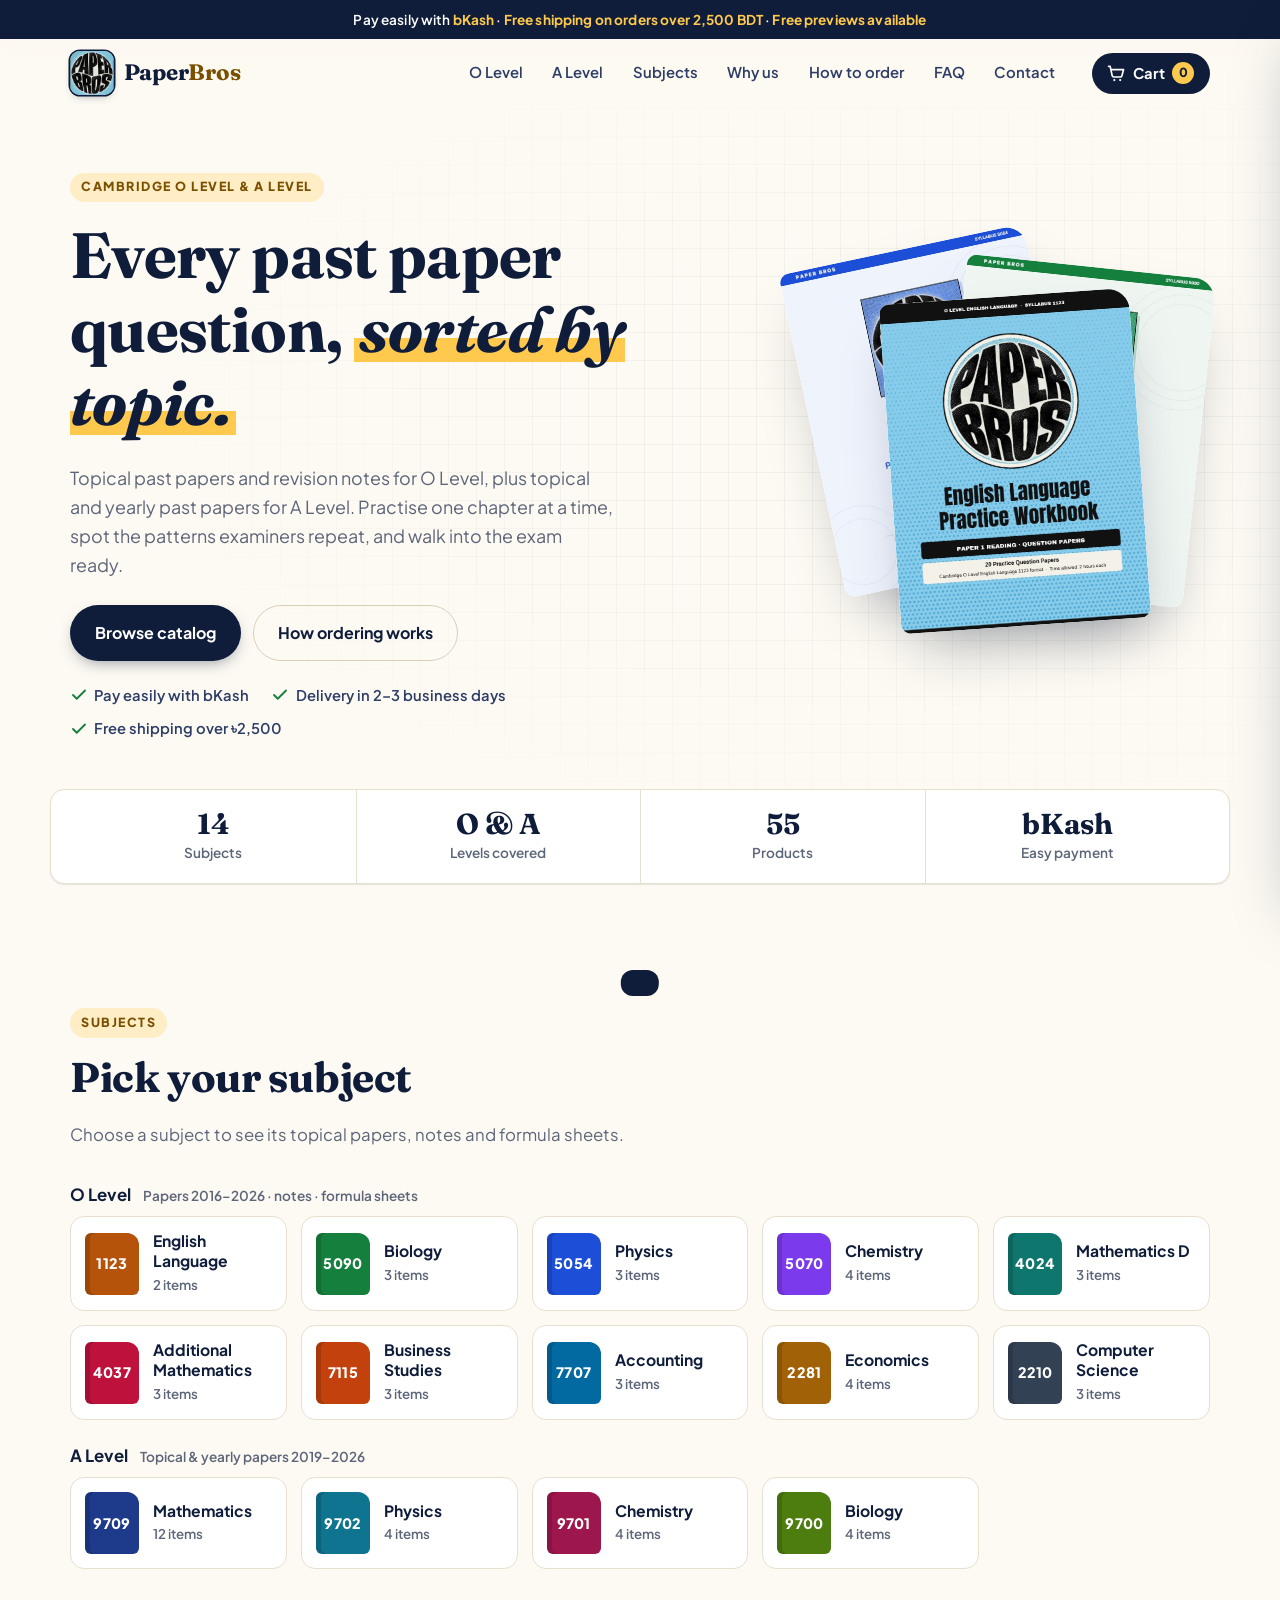
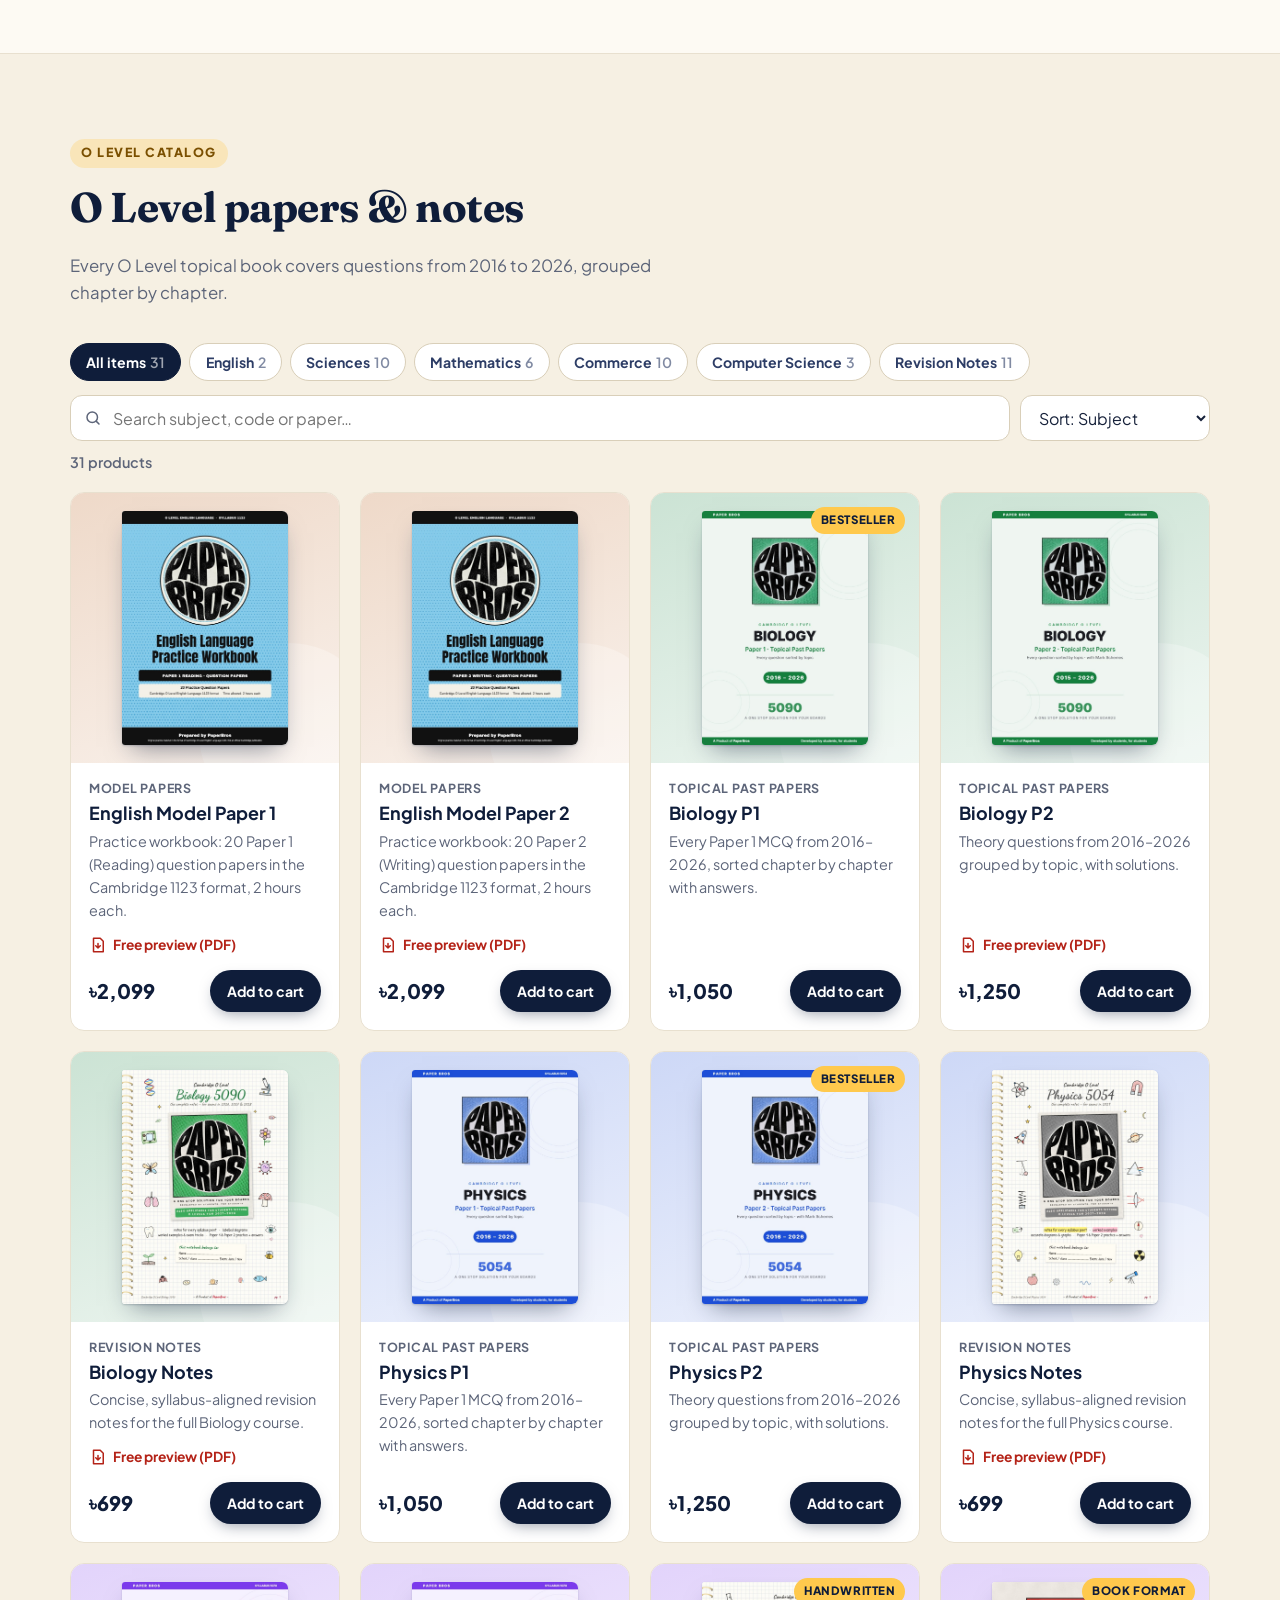
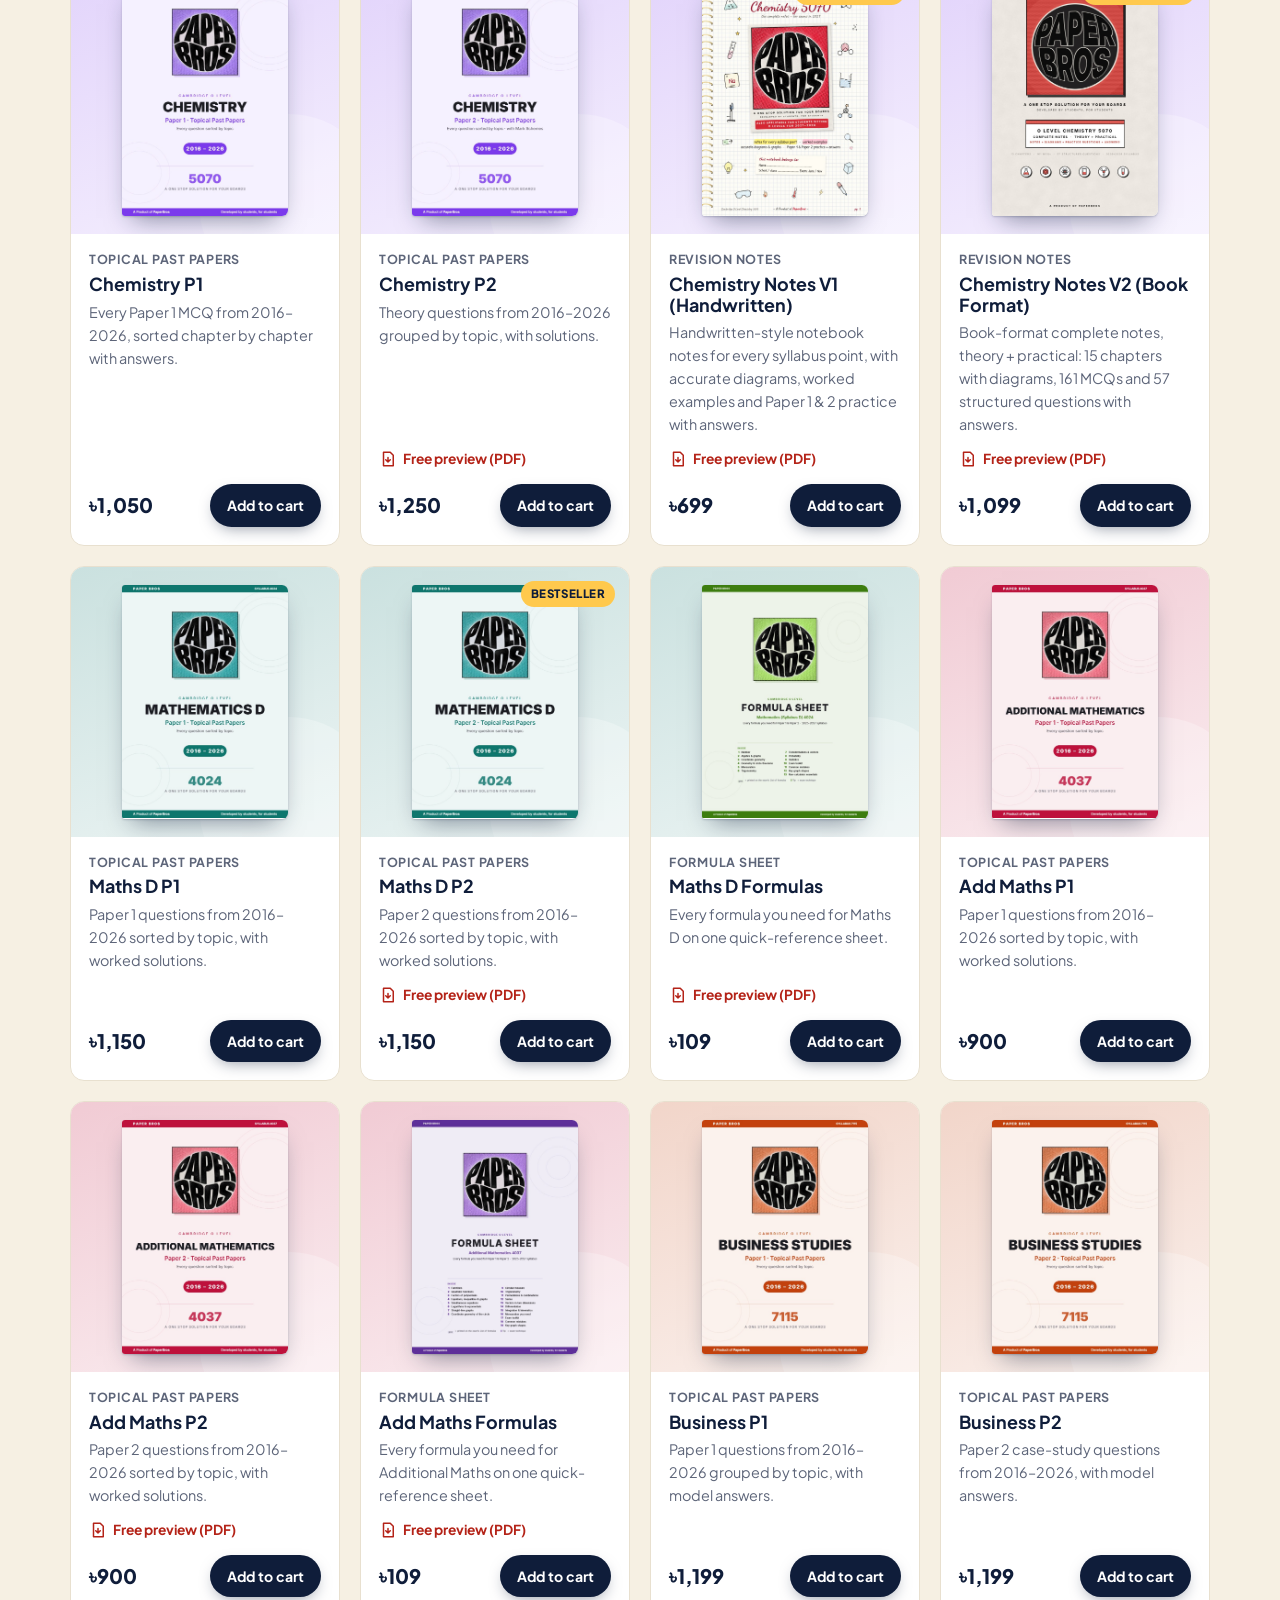
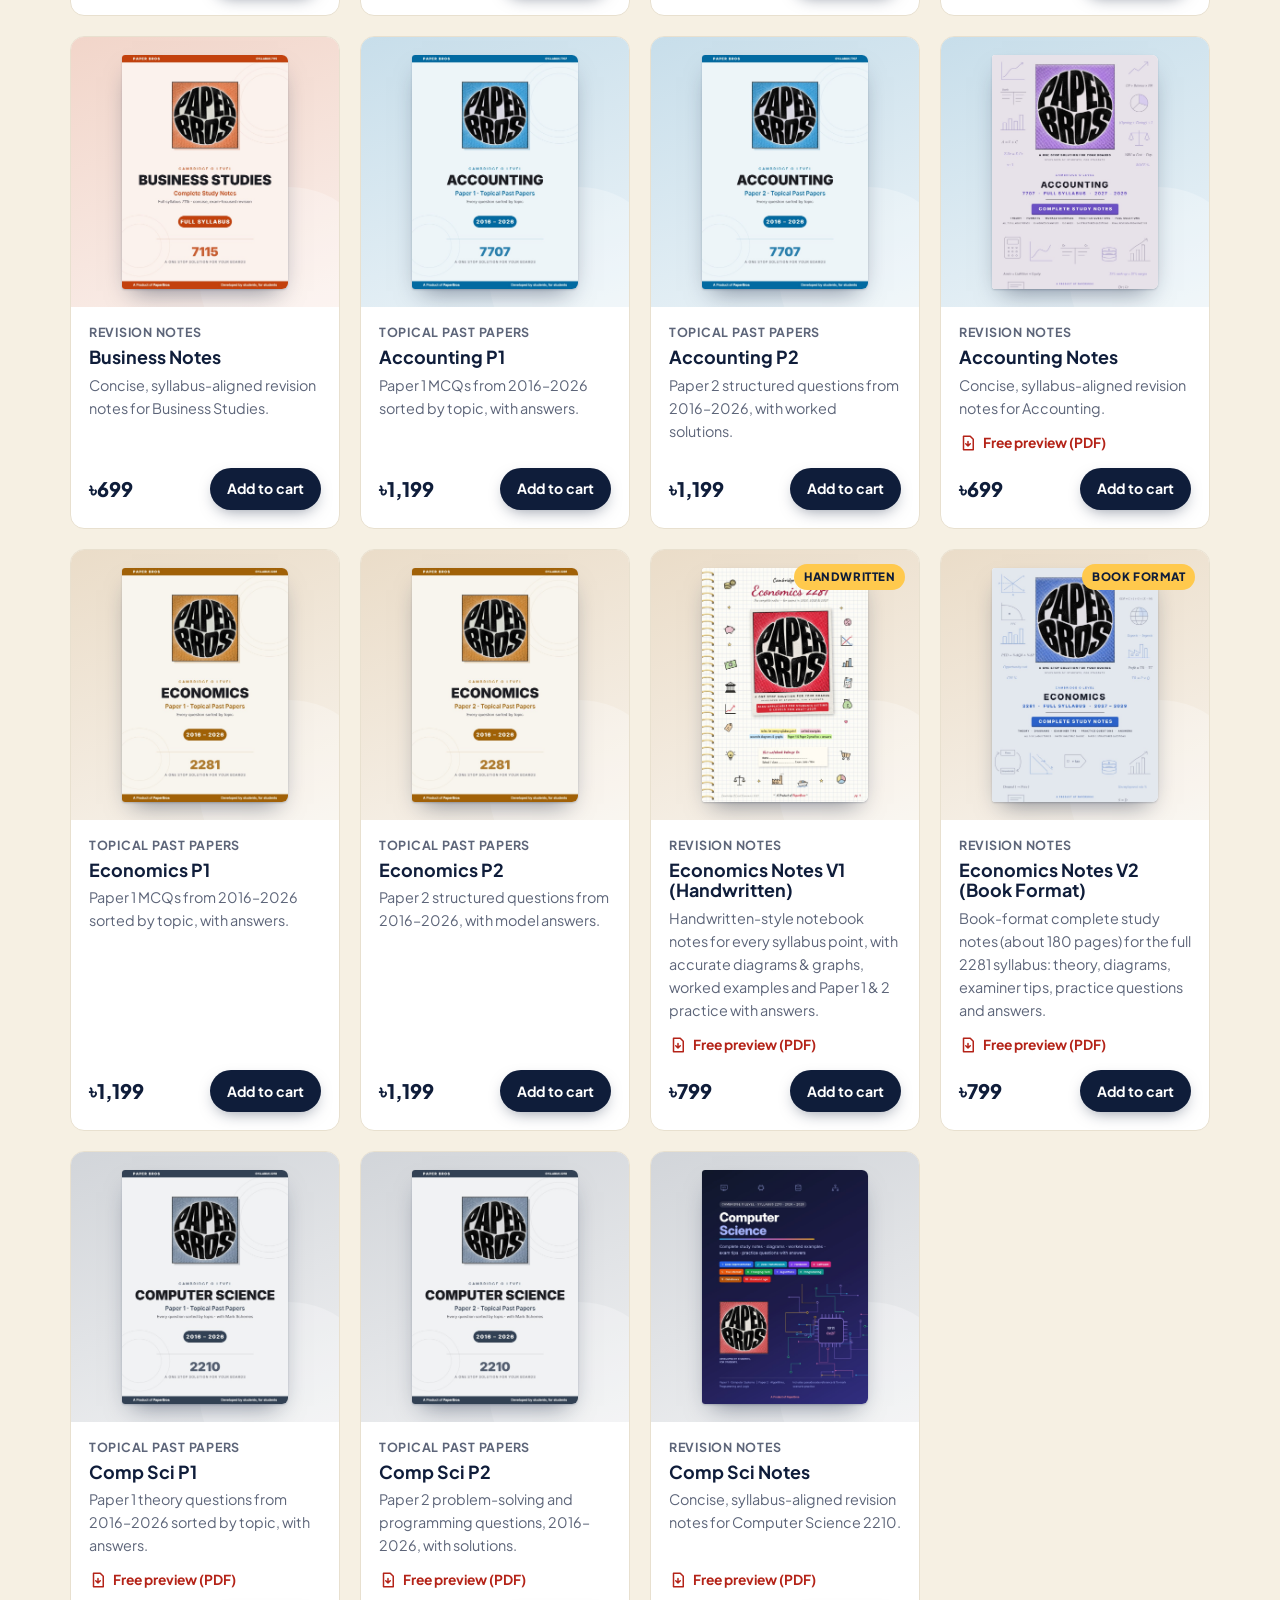
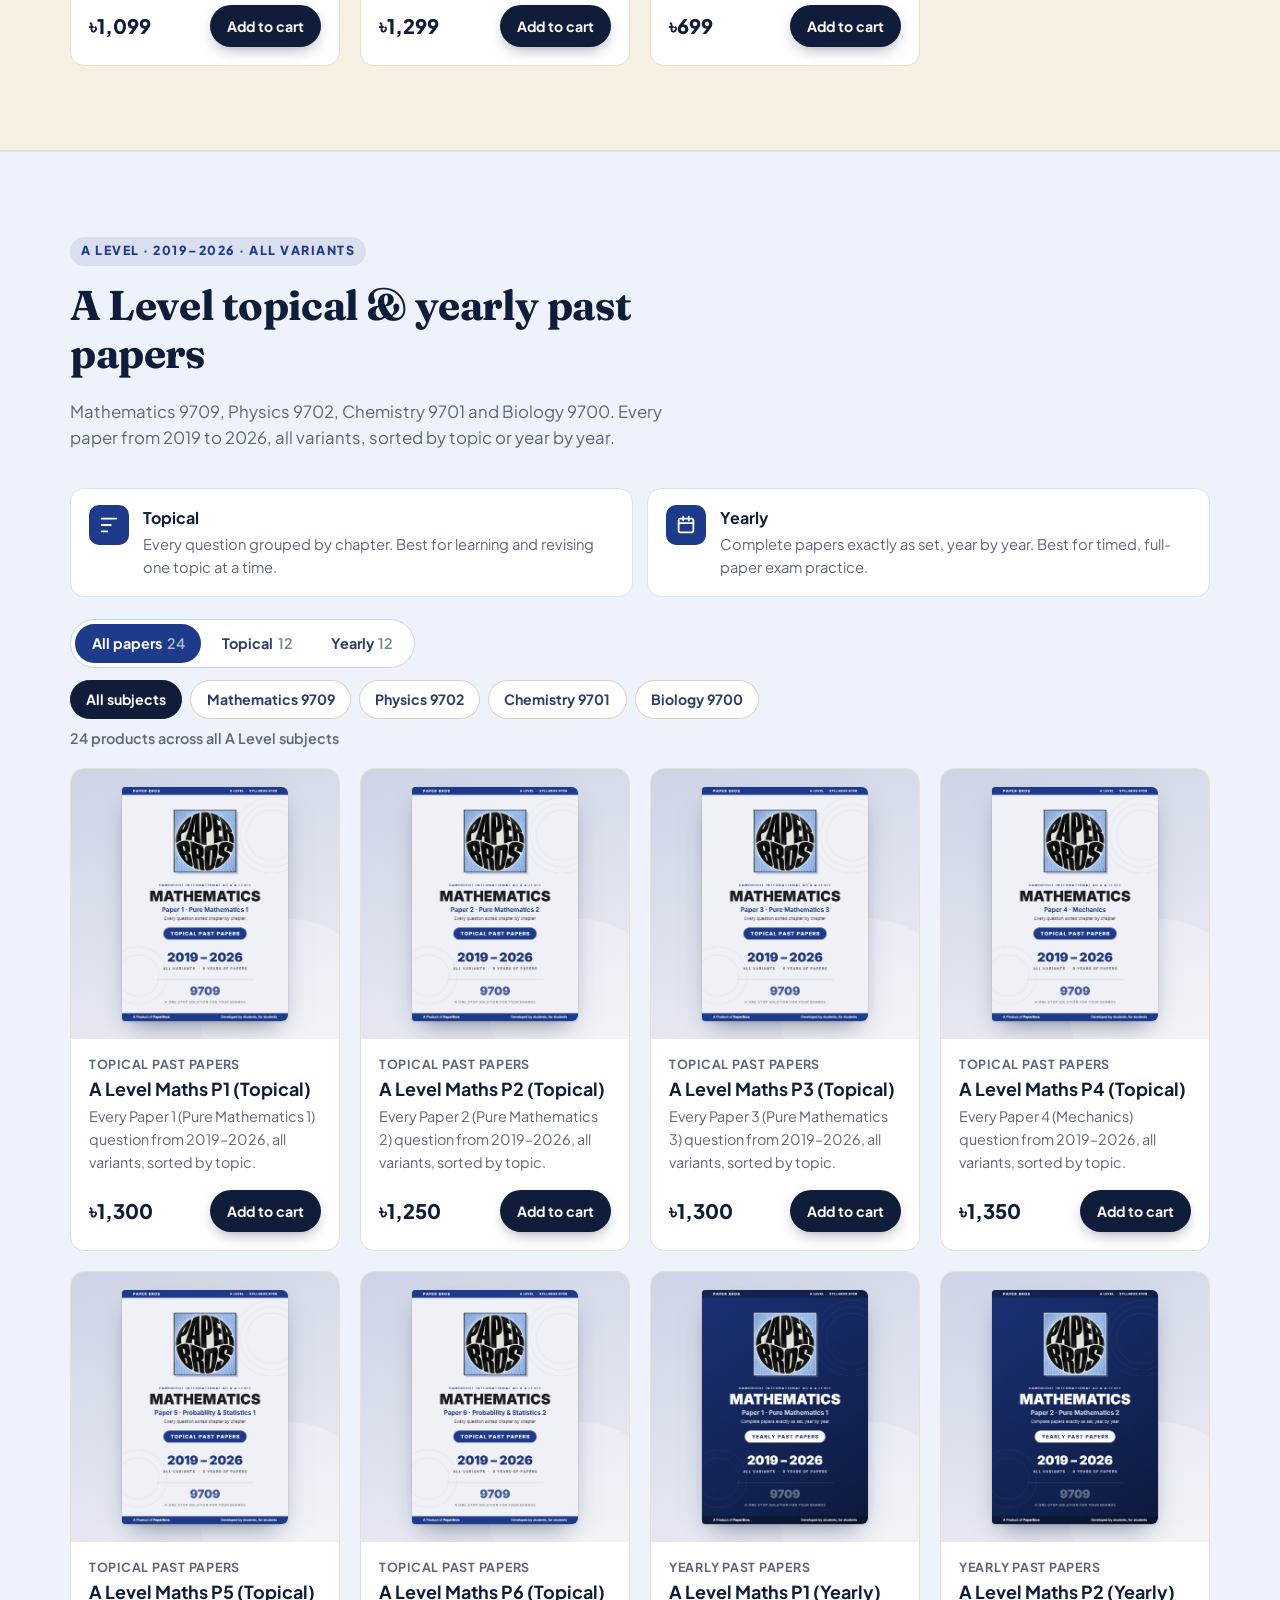
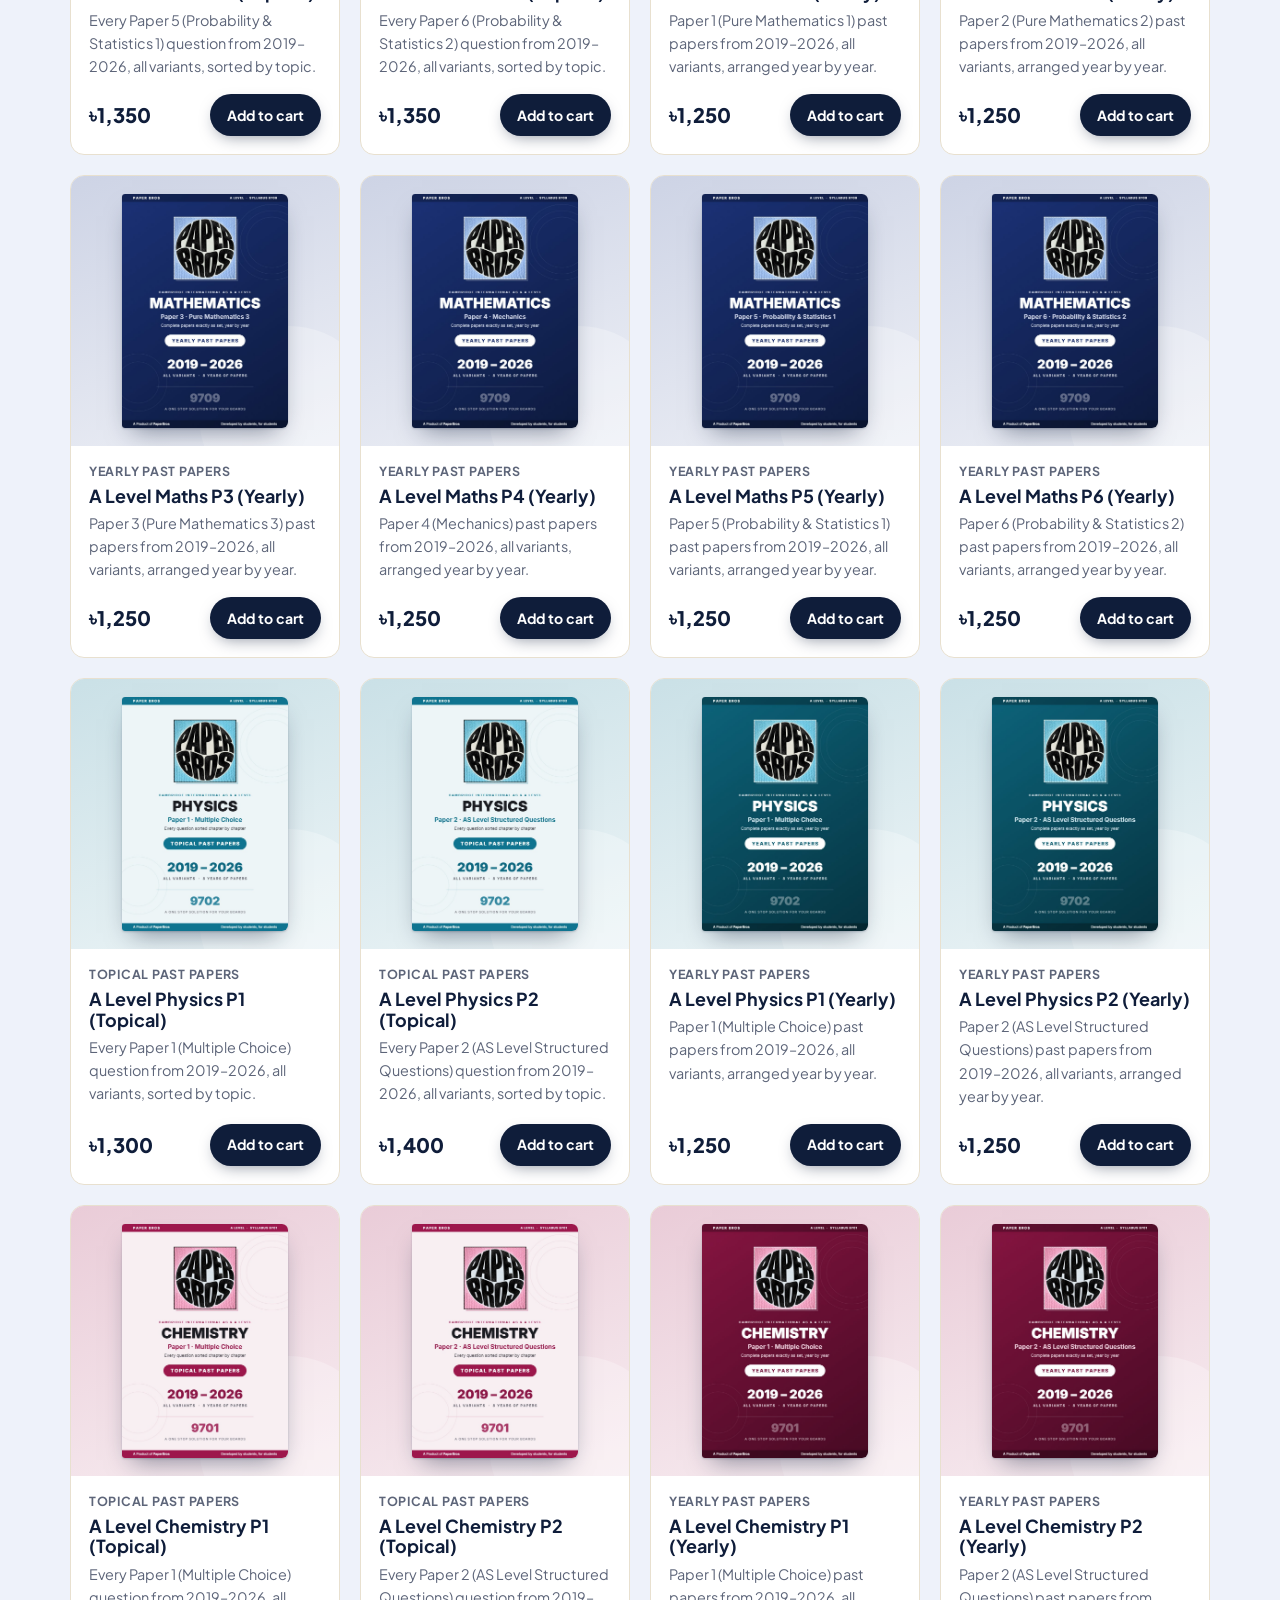
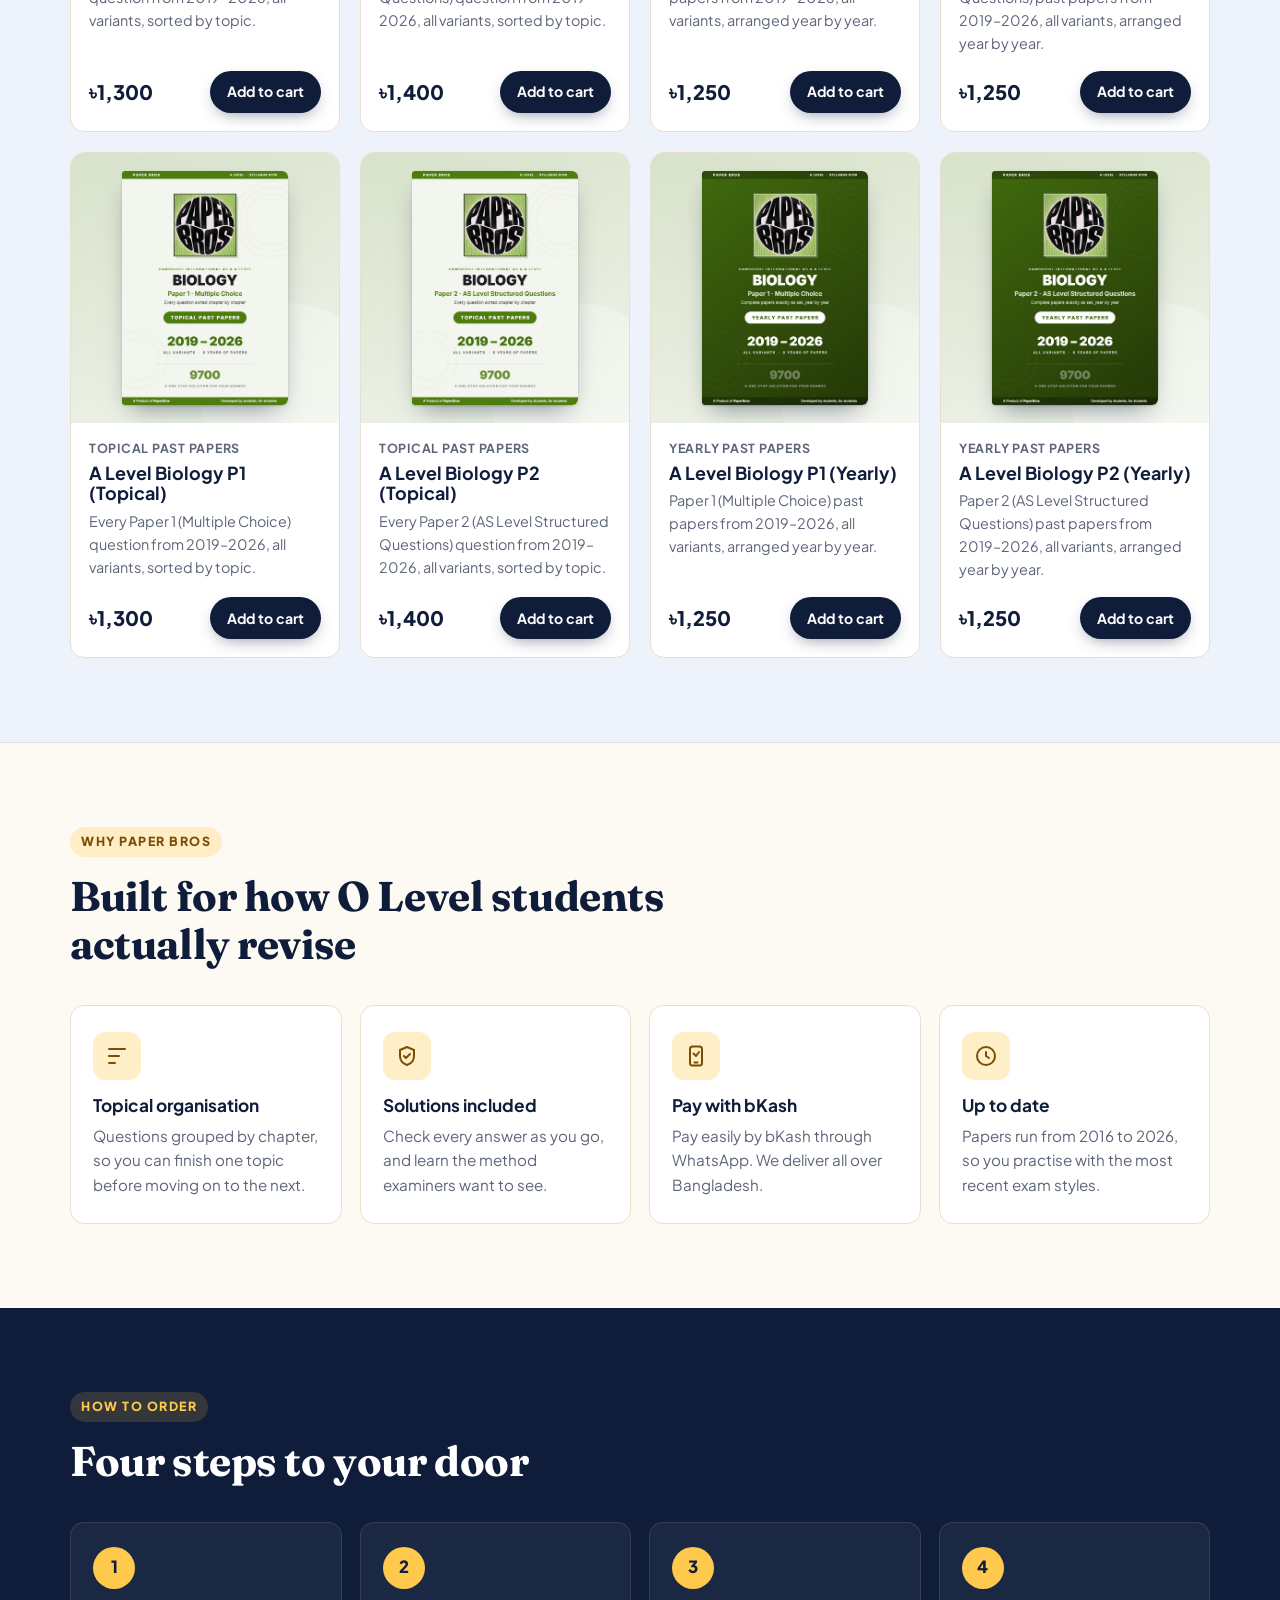
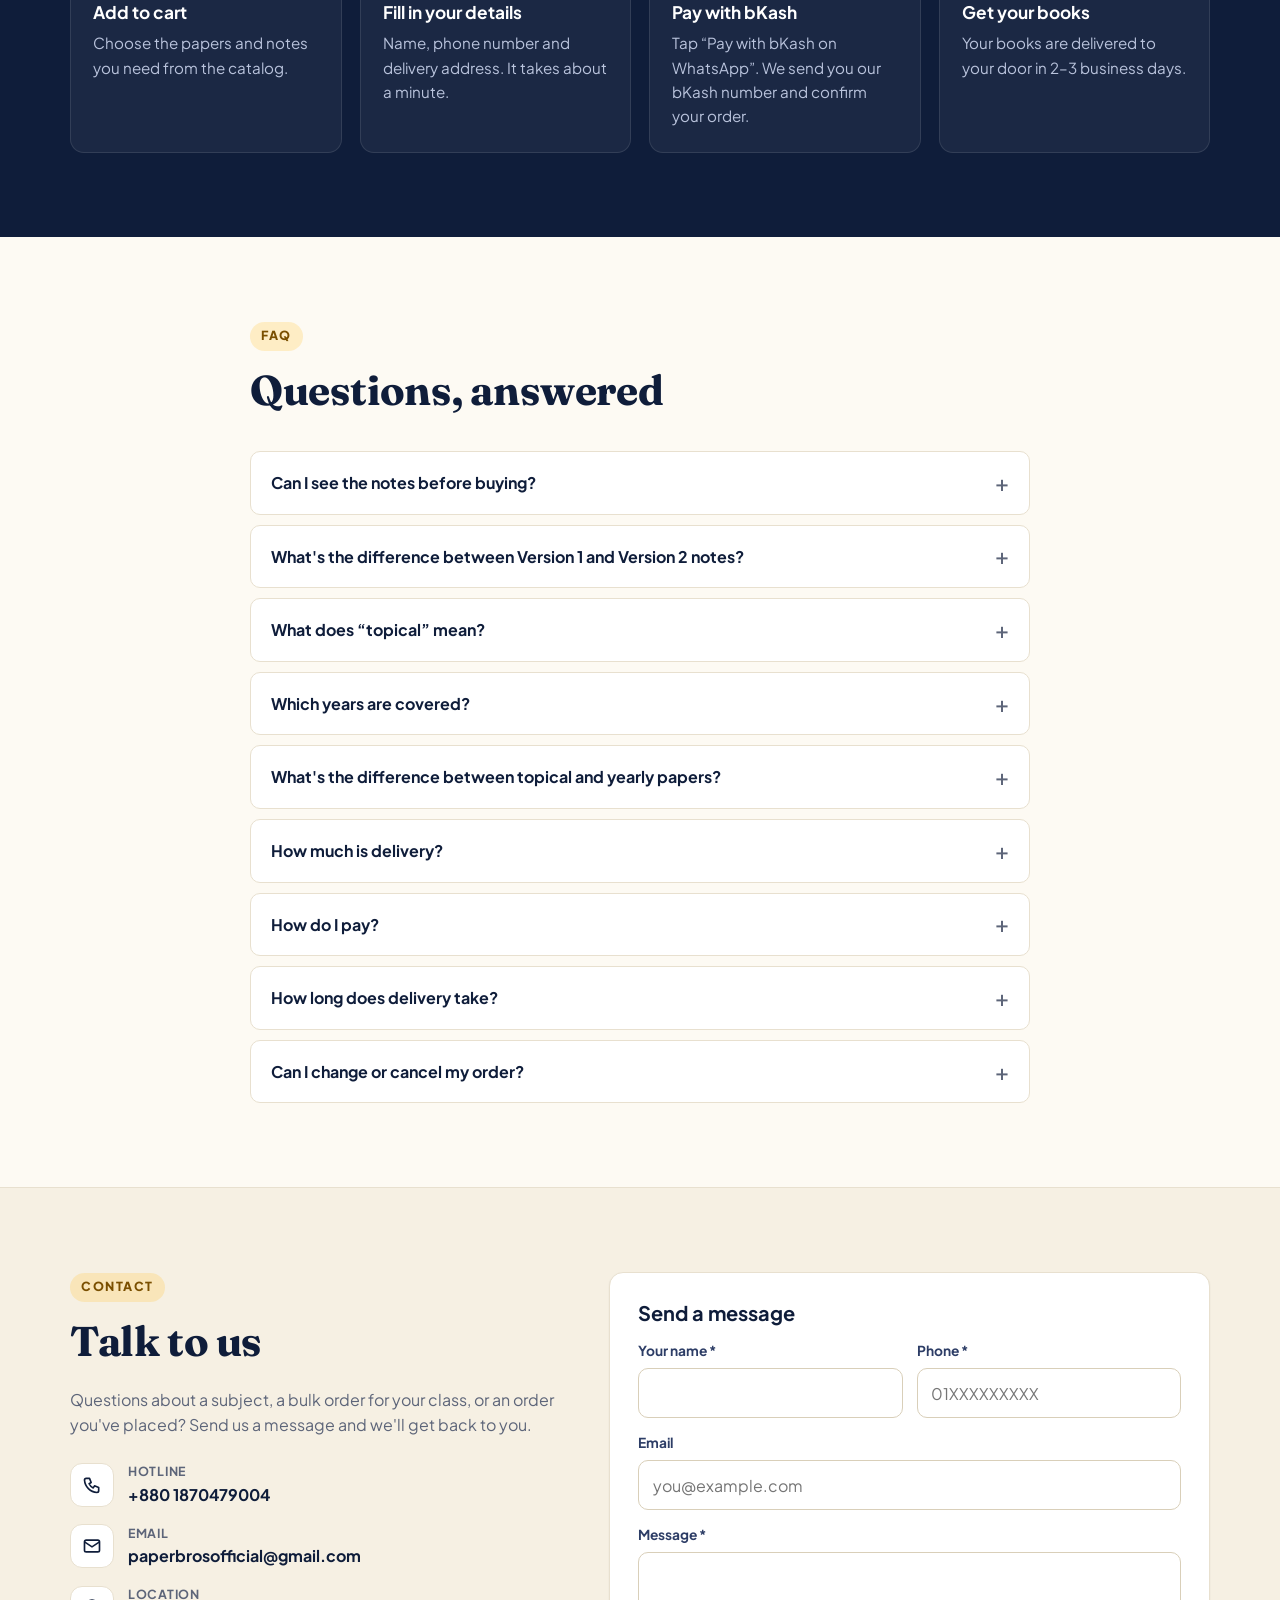
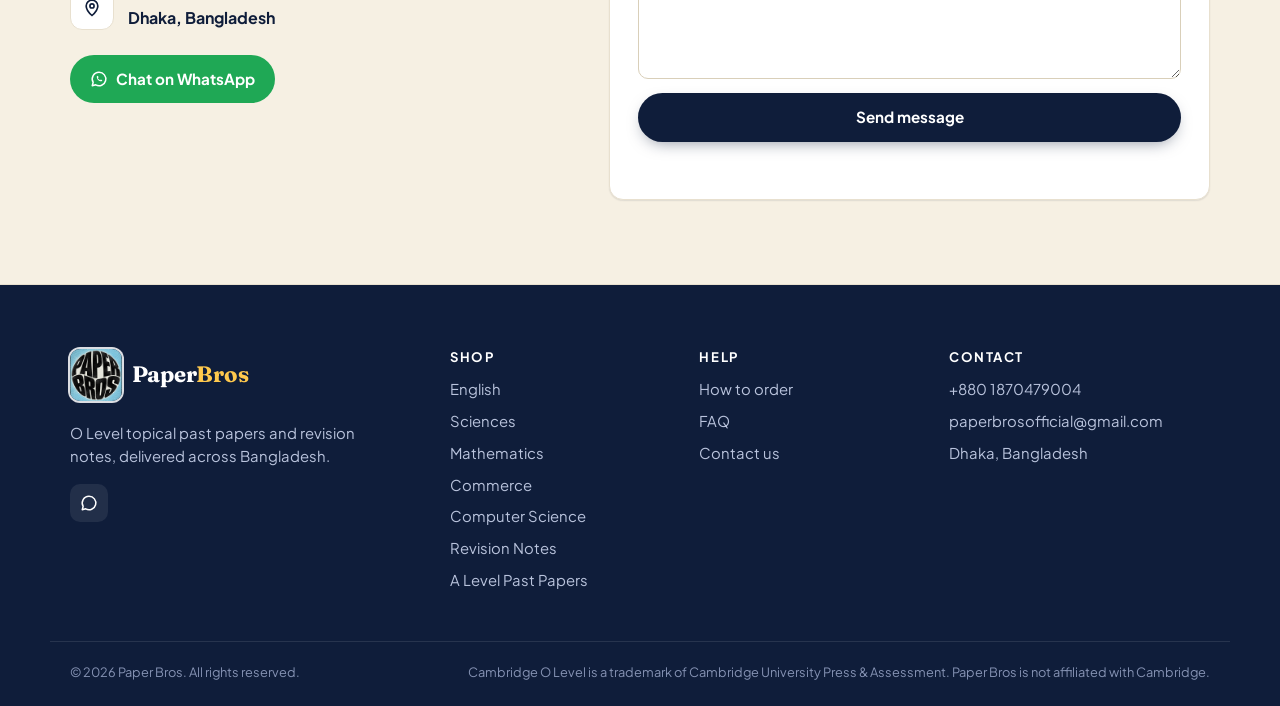
<file: index.html>
<!doctype html>
<html lang="en">
<head>
  <meta charset="utf-8">
  <meta name="viewport" content="width=device-width, initial-scale=1">
  <title>Paper Bros | O Level &amp; A Level Past Papers &amp; Notes</title>
  <meta name="description" content="Paper Bros: Cambridge O Level topical past papers (2016–2026), A Level topical and yearly past papers (2019–2026) and revision notes with free previews. Pay easily with bKash, delivered across Bangladesh.">
  <meta name="theme-color" content="#0f1d3a">
  <link rel="icon" type="image/png" href="assets/img/favicon.png">
  <link rel="apple-touch-icon" href="assets/img/logo.jpg">
  <meta property="og:title" content="Paper Bros | O Level & A Level Past Papers & Notes">
  <meta property="og:description" content="O Level topical past papers and notes, plus A Level topical and yearly past papers (2019–2026, all variants). Free previews, pay with bKash, delivery all over Bangladesh.">
  <meta property="og:image" content="https://paperbrosofficial.github.io/paperbros/assets/img/logo.jpg">
  <meta property="og:url" content="https://paperbrosofficial.github.io/paperbros/">
  <link rel="preconnect" href="https://fonts.googleapis.com">
  <link rel="preconnect" href="https://fonts.gstatic.com" crossorigin>
  <link href="https://fonts.googleapis.com/css2?family=Fraunces:opsz,wght@9..144,600;9..144,700&family=Plus+Jakarta+Sans:wght@400;500;600;700;800&display=swap" rel="stylesheet">
  <link rel="stylesheet" href="assets/css/style.css?v=20261121">
</head>
<body>
  <div class="preview-bar" id="previewBar" hidden>
    Preview mode: you're seeing unpublished changes from the admin page. <a href="index.html">Exit preview</a>
  </div>

  <div class="announce" id="announce"></div>

  <header class="site-header" id="top">
    <div class="container header-inner">
      <a href="#top" class="brand" aria-label="Paper Bros home">
        <img class="brand-logo" src="assets/img/logo.jpg" alt="" width="44" height="44">
        <span class="brand-text">Paper<span>Bros</span></span>
      </a>
      <nav class="nav" id="nav" aria-label="Main">
        <a href="#catalog">O Level</a>
        <a href="#alevel">A Level</a>
        <a href="#subjects">Subjects</a>
        <a href="#why">Why us</a>
        <a href="#how">How to order</a>
        <a href="#faq">FAQ</a>
        <a href="#contact">Contact</a>
      </nav>
      <div class="header-actions">
        <button class="cart-btn" id="cartBtn" aria-label="Open cart">
          <svg viewBox="0 0 24 24" aria-hidden="true"><path d="M3 4h2l2.4 11.2a2 2 0 0 0 2 1.6h7.7a2 2 0 0 0 2-1.5L21 8H6.2" fill="none" stroke="currentColor" stroke-width="2" stroke-linecap="round" stroke-linejoin="round"/><circle cx="10" cy="20.5" r="1.3" fill="currentColor"/><circle cx="17" cy="20.5" r="1.3" fill="currentColor"/></svg>
          <span>Cart</span>
          <span class="cart-count" id="cartCount">0</span>
        </button>
        <button class="menu-btn" id="menuBtn" aria-label="Open menu" aria-expanded="false">
          <span></span><span></span><span></span>
        </button>
      </div>
    </div>
  </header>

  <main>
    <!-- HERO -->
    <section class="hero">
      <div class="container hero-grid">
        <div class="hero-copy">
          <p class="eyebrow">Cambridge O Level &amp; A Level</p>
          <h1>Every past paper question, <em>sorted by topic.</em></h1>
          <p class="lead">Topical past papers and revision notes for O Level, plus topical and yearly past papers for A Level. Practise one chapter at a time, spot the patterns examiners repeat, and walk into the exam ready.</p>
          <div class="hero-cta">
            <a href="#catalog" class="btn btn-primary btn-lg">Browse catalog</a>
            <a href="#how" class="btn btn-ghost btn-lg">How ordering works</a>
          </div>
          <ul class="hero-trust">
            <li><svg viewBox="0 0 24 24"><path d="M20 6 9 17l-5-5" fill="none" stroke="currentColor" stroke-width="2.5" stroke-linecap="round" stroke-linejoin="round"/></svg>Pay easily with bKash</li>
            <li><svg viewBox="0 0 24 24"><path d="M20 6 9 17l-5-5" fill="none" stroke="currentColor" stroke-width="2.5" stroke-linecap="round" stroke-linejoin="round"/></svg><span id="heroDelivery">Delivery in 2–3 business days</span></li>
            <li><svg viewBox="0 0 24 24"><path d="M20 6 9 17l-5-5" fill="none" stroke="currentColor" stroke-width="2.5" stroke-linecap="round" stroke-linejoin="round"/></svg><span id="heroFree">Free shipping over ৳2,500</span></li>
          </ul>
        </div>
        <div class="hero-art" aria-hidden="true">
          <div class="paper paper-3"><span class="p-code">4024</span><span class="p-sub">Maths D</span><span class="p-type">Topical · P2</span></div>
          <div class="paper paper-2"><span class="p-code">5054</span><span class="p-sub">Physics</span><span class="p-type">Topical · P2</span></div>
          <div class="paper paper-1">
            <span class="p-code">5090</span><span class="p-sub">Biology</span><span class="p-type">Topical · P1</span>
            <div class="p-lines"><i></i><i></i><i></i><i></i><i></i></div>
            <span class="p-stamp">2016–2026</span>
          </div>
        </div>
      </div>
      <div class="container stats">
        <div><strong id="statSubjects">10</strong><span>Subjects</span></div>
        <div><strong>O &amp; A</strong><span>Levels covered</span></div>
        <div><strong id="statProducts">29</strong><span>Products</span></div>
        <div><strong>bKash</strong><span>Easy payment</span></div>
      </div>
    </section>

    <!-- SUBJECTS -->
    <section class="section" id="subjects">
      <div class="container">
        <div class="section-head">
          <p class="eyebrow">Subjects</p>
          <h2>Pick your subject</h2>
          <p>Choose a subject to see its topical papers, notes and formula sheets.</p>
        </div>
        <div id="subjectGrid"></div>
      </div>
    </section>

    <!-- CATALOG -->
    <section class="section section-alt" id="catalog">
      <div class="container">
        <div class="section-head">
          <p class="eyebrow">O Level catalog</p>
          <h2>O Level papers &amp; notes</h2>
          <p>Every O Level topical book covers questions from 2016 to 2026, grouped chapter by chapter.</p>
        </div>
        <div class="catalog-tools">
          <div class="chips" id="chips" role="tablist" aria-label="Filter by category"></div>
          <div class="tool-row">
            <label class="search">
              <svg viewBox="0 0 24 24" aria-hidden="true"><circle cx="11" cy="11" r="7" fill="none" stroke="currentColor" stroke-width="2"/><path d="m20 20-3.5-3.5" stroke="currentColor" stroke-width="2" stroke-linecap="round"/></svg>
              <input type="search" id="search" placeholder="Search subject, code or paper…" aria-label="Search products">
            </label>
            <select id="sort" aria-label="Sort products">
              <option value="default">Sort: Subject</option>
              <option value="price-asc">Price: low to high</option>
              <option value="price-desc">Price: high to low</option>
              <option value="name">Name A–Z</option>
            </select>
          </div>
        </div>
        <p class="result-count" id="resultCount"></p>
        <div class="product-grid" id="productGrid"></div>
        <div class="empty" id="emptyState" hidden>
          <p>No products match your search.</p>
          <button class="btn btn-ghost" id="clearFilters">Clear filters</button>
        </div>
      </div>
    </section>

    <!-- A LEVEL -->
    <section class="section section-alevel" id="alevel">
      <div class="container">
        <div class="section-head">
          <p class="eyebrow">A Level · 2019–2026 · all variants</p>
          <h2>A Level topical &amp; yearly past papers</h2>
          <p>Mathematics 9709, Physics 9702, Chemistry 9701 and Biology 9700. Every paper from 2019 to 2026, all variants, sorted by topic or year by year.</p>
        </div>
        <div class="al-explain">
          <div class="al-card">
            <span class="al-ico"><svg viewBox="0 0 24 24" aria-hidden="true"><path d="M4 5h16M4 12h10M4 19h6" fill="none" stroke="currentColor" stroke-width="2" stroke-linecap="round"/></svg></span>
            <div><strong>Topical</strong><p>Every question grouped by chapter. Best for learning and revising one topic at a time.</p></div>
          </div>
          <div class="al-card">
            <span class="al-ico"><svg viewBox="0 0 24 24" aria-hidden="true"><rect x="4" y="5" width="16" height="15" rx="2" fill="none" stroke="currentColor" stroke-width="2"/><path d="M4 10h16M9 3v4M15 3v4" fill="none" stroke="currentColor" stroke-width="2" stroke-linecap="round"/></svg></span>
            <div><strong>Yearly</strong><p>Complete papers exactly as set, year by year. Best for timed, full-paper exam practice.</p></div>
          </div>
        </div>
        <div class="al-tools">
          <div class="seg-group" id="alTypes" role="group" aria-label="Paper type"></div>
          <div class="chips" id="alChips" role="group" aria-label="A Level subject"></div>
        </div>
        <p class="result-count" id="alCount"></p>
        <div class="product-grid" id="alGrid"></div>
      </div>
    </section>

    <!-- WHY -->
    <section class="section" id="why">
      <div class="container">
        <div class="section-head">
          <p class="eyebrow">Why Paper Bros</p>
          <h2>Built for how O Level students actually revise</h2>
        </div>
        <div class="feature-grid">
          <article class="feature">
            <div class="feature-icon"><svg viewBox="0 0 24 24"><path d="M4 5h16M4 12h10M4 19h6" fill="none" stroke="currentColor" stroke-width="2" stroke-linecap="round"/></svg></div>
            <h3>Topical organisation</h3>
            <p>Questions grouped by chapter, so you can finish one topic before moving on to the next.</p>
          </article>
          <article class="feature">
            <div class="feature-icon"><svg viewBox="0 0 24 24"><path d="M9 12l2 2 4-4M12 3l7 3v6c0 4.5-3 7.7-7 9-4-1.3-7-4.5-7-9V6z" fill="none" stroke="currentColor" stroke-width="2" stroke-linecap="round" stroke-linejoin="round"/></svg></div>
            <h3>Solutions included</h3>
            <p>Check every answer as you go, and learn the method examiners want to see.</p>
          </article>
          <article class="feature">
            <div class="feature-icon"><svg viewBox="0 0 24 24"><rect x="6" y="2.5" width="12" height="19" rx="2.5" fill="none" stroke="currentColor" stroke-width="2"/><path d="M10.5 18.5h3" stroke="currentColor" stroke-width="2" stroke-linecap="round"/><path d="M9.5 9.5 12 12l3-4" fill="none" stroke="currentColor" stroke-width="2" stroke-linecap="round" stroke-linejoin="round"/></svg></div>
            <h3>Pay with bKash</h3>
            <p>Pay easily by bKash through WhatsApp. We deliver all over Bangladesh.</p>
          </article>
          <article class="feature">
            <div class="feature-icon"><svg viewBox="0 0 24 24"><path d="M12 8v4l3 2" fill="none" stroke="currentColor" stroke-width="2" stroke-linecap="round"/><circle cx="12" cy="12" r="9" fill="none" stroke="currentColor" stroke-width="2"/></svg></div>
            <h3>Up to date</h3>
            <p>Papers run from 2016 to 2026, so you practise with the most recent exam styles.</p>
          </article>
        </div>
      </div>
    </section>

    <!-- HOW -->
    <section class="section section-ink" id="how">
      <div class="container">
        <div class="section-head">
          <p class="eyebrow">How to order</p>
          <h2>Four steps to your door</h2>
        </div>
        <ol class="steps">
          <li><span>1</span><h3>Add to cart</h3><p>Choose the papers and notes you need from the catalog.</p></li>
          <li><span>2</span><h3>Fill in your details</h3><p>Name, phone number and delivery address. It takes about a minute.</p></li>
          <li><span>3</span><h3>Pay with bKash</h3><p>Tap “Pay with bKash on WhatsApp”. We send you our bKash number and confirm your order.</p></li>
          <li><span>4</span><h3>Get your books</h3><p id="stepDelivery">Your books are delivered to your door in 2–3 business days.</p></li>
        </ol>
      </div>
    </section>

    <!-- FAQ -->
    <section class="section" id="faq">
      <div class="container narrow">
        <div class="section-head">
          <p class="eyebrow">FAQ</p>
          <h2>Questions, answered</h2>
        </div>
        <div class="faq" id="faqList">
          <details>
            <summary>Can I see the notes before buying?</summary>
            <p>Yes. Tap any note or paper in the catalog and download its free preview PDF with sample pages. No sign-up needed.</p>
          </details>
          <details>
            <summary>What's the difference between Version 1 and Version 2 notes?</summary>
            <p>For Chemistry and Economics we offer two versions. Version 1 is handwritten-style notebook notes. Version 2 is a typed, book-format edition. Download both previews to see which style suits you.</p>
          </details>
          <details>
            <summary>What does “topical” mean?</summary>
            <p>Instead of being sorted by year, every past paper question is grouped by syllabus topic. You can practise all the Electricity questions together, then all the Waves questions, and so on.</p>
          </details>
          <details>
            <summary>Which years are covered?</summary>
            <p>O Level topical books include questions from 2016 to 2026. A Level topical and yearly papers cover 2019 to 2026, all variants.</p>
          </details>
          <details>
            <summary>What's the difference between topical and yearly papers?</summary>
            <p>Topical papers group every question by chapter, so you can master one topic at a time. Yearly papers keep each exam paper complete, exactly as it was set, so you can practise full papers under timed conditions.</p>
          </details>
          <details>
            <summary>How much is delivery?</summary>
            <p id="faqDelivery">Delivery charges depend on your location and are shown at checkout before you place the order.</p>
          </details>
          <details>
            <summary>How do I pay?</summary>
            <p id="faqPayment">Pay with bKash through WhatsApp after placing your order.</p>
          </details>
          <details>
            <summary>How long does delivery take?</summary>
            <p id="faqTime">Usually 2–3 business days after we confirm your order.</p>
          </details>
          <details>
            <summary>Can I change or cancel my order?</summary>
            <p>Yes. Call or message us before your order is dispatched and we'll update it.</p>
          </details>
        </div>
      </div>
    </section>

    <!-- CONTACT -->
    <section class="section section-alt" id="contact">
      <div class="container contact-grid">
        <div>
          <p class="eyebrow">Contact</p>
          <h2>Talk to us</h2>
          <p class="muted">Questions about a subject, a bulk order for your class, or an order you've placed? Send us a message and we'll get back to you.</p>
          <ul class="contact-list">
            <li><span class="ci"><svg viewBox="0 0 24 24"><path d="M5 4h4l2 5-2.5 1.5a11 11 0 0 0 5 5L15 13l5 2v4a2 2 0 0 1-2 2A16 16 0 0 1 3 6a2 2 0 0 1 2-2" fill="none" stroke="currentColor" stroke-width="2" stroke-linejoin="round"/></svg></span><div><small>Hotline</small><a id="cHotline" href="#"></a></div></li>
            <li><span class="ci"><svg viewBox="0 0 24 24"><rect x="3" y="5" width="18" height="14" rx="2" fill="none" stroke="currentColor" stroke-width="2"/><path d="m3 7 9 6 9-6" fill="none" stroke="currentColor" stroke-width="2"/></svg></span><div><small>Email</small><a id="cEmail" href="#"></a></div></li>
            <li><span class="ci"><svg viewBox="0 0 24 24"><path d="M12 21s-7-6.2-7-11.5a7 7 0 0 1 14 0C19 14.8 12 21 12 21z" fill="none" stroke="currentColor" stroke-width="2"/><circle cx="12" cy="9.5" r="2.5" fill="none" stroke="currentColor" stroke-width="2"/></svg></span><div><small>Location</small><span id="cLocation"></span></div></li>
          </ul>
          <a class="btn btn-whatsapp" id="cWhatsapp" href="#" target="_blank" rel="noopener">
            <svg viewBox="0 0 24 24" aria-hidden="true"><path d="M12 3a9 9 0 0 0-7.8 13.5L3 21l4.6-1.2A9 9 0 1 0 12 3z" fill="none" stroke="currentColor" stroke-width="2" stroke-linejoin="round"/><path d="M9 8.5c0 3.5 2.5 6.5 6.5 6.5l1-1.5-2-1-1 1c-1.2-.5-2.5-1.8-3-3l1-1-1-2z" fill="currentColor"/></svg>
            Chat on WhatsApp
          </a>
        </div>
        <form class="card form" id="contactForm" novalidate>
          <h3>Send a message</h3>
          <div class="grid-2">
            <div class="field"><label for="ctName">Your name *</label><input id="ctName" name="name" required autocomplete="name"></div>
            <div class="field"><label for="ctPhone">Phone *</label><input id="ctPhone" name="phone" type="tel" required autocomplete="tel" placeholder="01XXXXXXXXX"></div>
          </div>
          <div class="field"><label for="ctEmail">Email</label><input id="ctEmail" name="email" type="email" autocomplete="email" placeholder="you@example.com"></div>
          <div class="field"><label for="ctMsg">Message *</label><textarea id="ctMsg" name="message" rows="4" required></textarea></div>
          <input type="text" name="_honey" class="hp" tabindex="-1" autocomplete="off" aria-hidden="true">
          <button class="btn btn-primary btn-block" type="submit">Send message</button>
          <p class="form-status" id="contactStatus" role="status"></p>
        </form>
      </div>
    </section>
  </main>

  <footer class="site-footer">
    <div class="container footer-grid">
      <div>
        <a href="#top" class="brand brand-light">
          <img class="brand-logo" src="assets/img/logo.jpg" alt="" width="52" height="52" loading="lazy">
          <span class="brand-text">Paper<span>Bros</span></span>
        </a>
        <p>O Level topical past papers and revision notes, delivered across Bangladesh.</p>
        <div class="socials" id="socials"></div>
      </div>
      <div>
        <h4>Shop</h4>
        <ul class="footer-links" id="footerCats"></ul>
      </div>
      <div>
        <h4>Help</h4>
        <ul class="footer-links">
          <li><a href="#how">How to order</a></li>
          <li><a href="#faq">FAQ</a></li>
          <li><a href="#contact">Contact us</a></li>
        </ul>
      </div>
      <div>
        <h4>Contact</h4>
        <ul class="footer-links" id="footerContact"></ul>
      </div>
    </div>
    <div class="container footer-bottom">
      <span>© <span id="year"></span> Paper Bros. All rights reserved.</span>
      <span>Cambridge O Level is a trademark of Cambridge University Press &amp; Assessment. Paper Bros is not affiliated with Cambridge.</span>
    </div>
  </footer>

  <!-- CART DRAWER -->
  <div class="overlay" id="overlay" hidden></div>
  <aside class="drawer" id="drawer" aria-label="Shopping cart" aria-hidden="true">
    <div class="drawer-head">
      <h3>Your cart</h3>
      <button class="icon-btn" id="closeDrawer" aria-label="Close cart">&times;</button>
    </div>
    <div class="drawer-body" id="cartItems"></div>
    <div class="drawer-foot" id="cartFoot">
      <div class="free-meter" id="freeMeter"></div>
      <div class="row"><span>Subtotal</span><strong id="cartSubtotal">৳0</strong></div>
      <p class="muted small">Delivery charge is calculated at checkout.</p>
      <button class="btn btn-primary btn-block btn-lg" id="checkoutBtn">Checkout</button>
    </div>
  </aside>

  <!-- CHECKOUT MODAL -->
  <div class="modal" id="checkoutModal" role="dialog" aria-modal="true" aria-labelledby="checkoutTitle" hidden>
    <div class="modal-card">
      <button class="icon-btn modal-close" data-close aria-label="Close">&times;</button>
      <div id="checkoutView">
        <h2 id="checkoutTitle">Checkout</h2>
        <p class="muted">Fill in your details. We'll call you to confirm before dispatch.</p>
        <div class="checkout-grid">
          <form id="orderForm" class="form" novalidate>
            <fieldset>
              <legend>Student details</legend>
              <div class="grid-2">
                <div class="field"><label for="oName">Full name *</label><input id="oName" name="name" required autocomplete="name"></div>
                <div class="field"><label for="oPhone">Phone number *</label><input id="oPhone" name="phone" type="tel" required autocomplete="tel" placeholder="01XXXXXXXXX"></div>
              </div>
              <div class="grid-2">
                <div class="field"><label for="oAltPhone">WhatsApp / alternate number</label><input id="oAltPhone" name="altPhone" type="tel" placeholder="Optional"></div>
                <div class="field"><label for="oEmail">Email</label><input id="oEmail" name="email" type="email" autocomplete="email" placeholder="Optional"></div>
              </div>
              <div class="grid-2">
                <div class="field"><label for="oSchool">School / college</label><input id="oSchool" name="school" placeholder="Optional"></div>
                <div class="field"><label for="oSession">Exam session</label>
                  <select id="oSession" name="session">
                    <option value="">Select…</option>
                    <option>May/June 2027</option>
                    <option>Oct/Nov 2027</option>
                    <option>May/June 2028</option>
                    <option>Oct/Nov 2028</option>
                    <option>Not sure yet</option>
                  </select>
                </div>
              </div>
            </fieldset>
            <fieldset>
              <legend>Delivery address</legend>
              <div class="grid-2">
                <div class="field"><label for="oCity">City / region *</label>
                  <select id="oCity" name="city" required>
                    <option value="">Select…</option>
                    <option>Dhaka</option><option>Chittagong</option><option>Sylhet</option><option>Rajshahi</option>
                    <option>Khulna</option><option>Barisal</option><option>Rangpur</option><option>Mymensingh</option>
                    <option>Other District</option>
                  </select>
                </div>
                <div class="field"><label for="oArea">Area / thana *</label><input id="oArea" name="area" required placeholder="e.g. Dhanmondi"></div>
              </div>
              <div class="field"><label for="oAddress">Full address *</label><textarea id="oAddress" name="address" rows="2" required placeholder="House, road, block, landmark"></textarea></div>
            </fieldset>
            <fieldset>
              <legend>Payment</legend>
              <div class="pay-options" id="payOptions"></div>
              <div class="pay-note" id="payNote" hidden></div>
              <div class="field" id="trxField" hidden><label for="oTrx">Transaction ID *</label><input id="oTrx" name="trx" placeholder="e.g. 9JH7K2LQ"></div>
            </fieldset>
            <div class="field"><label for="oNotes">Order notes</label><textarea id="oNotes" name="notes" rows="2" placeholder="Anything we should know? (optional)"></textarea></div>
            <input type="text" name="_honey" class="hp" tabindex="-1" autocomplete="off" aria-hidden="true">
          </form>
          <aside class="summary">
            <h3>Order summary</h3>
            <ul class="summary-items" id="summaryItems"></ul>
            <div class="row"><span>Subtotal</span><span id="sumSubtotal">৳0</span></div>
            <div class="row"><span>Delivery</span><span id="sumDelivery">Select city</span></div>
            <div class="row total"><span>Total</span><strong id="sumTotal">৳0</strong></div>
            <p class="muted small" id="sumEta"></p>
            <button class="btn btn-primary btn-block btn-lg" id="placeOrder" type="submit" form="orderForm">Place order</button>
            <p class="form-status" id="orderStatus" role="status"></p>
          </aside>
        </div>
      </div>
      <div id="successView" class="success" hidden>
        <div class="success-icon"><svg viewBox="0 0 24 24"><path d="M20 6 9 17l-5-5" fill="none" stroke="currentColor" stroke-width="3" stroke-linecap="round" stroke-linejoin="round"/></svg></div>
        <h2>Order placed!</h2>
        <p>Your order ID is <strong id="successId"></strong>.</p>
        <p class="muted" id="successNote">We've received your order and will call you on <strong id="successPhone"></strong> to confirm it. Keep this ID handy if you contact us.</p>
        <div class="success-actions">
          <a class="btn btn-whatsapp" id="successWa" target="_blank" rel="noopener">Confirm on WhatsApp</a>
          <button class="btn btn-ghost" data-close>Continue shopping</button>
        </div>
      </div>
    </div>
  </div>

  <!-- PRODUCT VIEW (cover, details, free preview downloads) -->
  <div class="lightbox" id="lightbox" role="dialog" aria-modal="true" aria-labelledby="lightboxTitle" hidden>
    <div class="lightbox-card">
      <button class="icon-btn lightbox-close" data-close-lightbox aria-label="Close">&times;</button>
      <div class="pv-grid">
        <div class="pv-cover">
          <img id="lightboxImg" alt="">
          <div class="book pv-book" id="lightboxAlt" hidden></div>
        </div>
        <div class="pv-info">
          <p class="product-meta" id="lbMeta"></p>
          <h2 id="lightboxTitle"></h2>
          <p class="pv-price" id="lightboxPrice"></p>
          <p class="pv-desc" id="lbDesc"></p>
          <div class="pv-downloads" id="lbPreviews"></div>
          <div class="pv-versions" id="lbVersions"></div>
          <button class="btn btn-primary btn-block btn-lg" id="lightboxAdd">Add to cart</button>
        </div>
      </div>
    </div>
  </div>

  <div class="toast" id="toast" role="status" aria-live="polite"></div>

  <!-- Always load the newest prices/products (never a copy the browser saved earlier) -->
  <script>document.write('<script src="assets/js/data.js?v=' + Date.now() + '"><\/script>');</script>
  <script src="assets/js/app.js?v=20261121"></script>
</body>
</html>
</file>
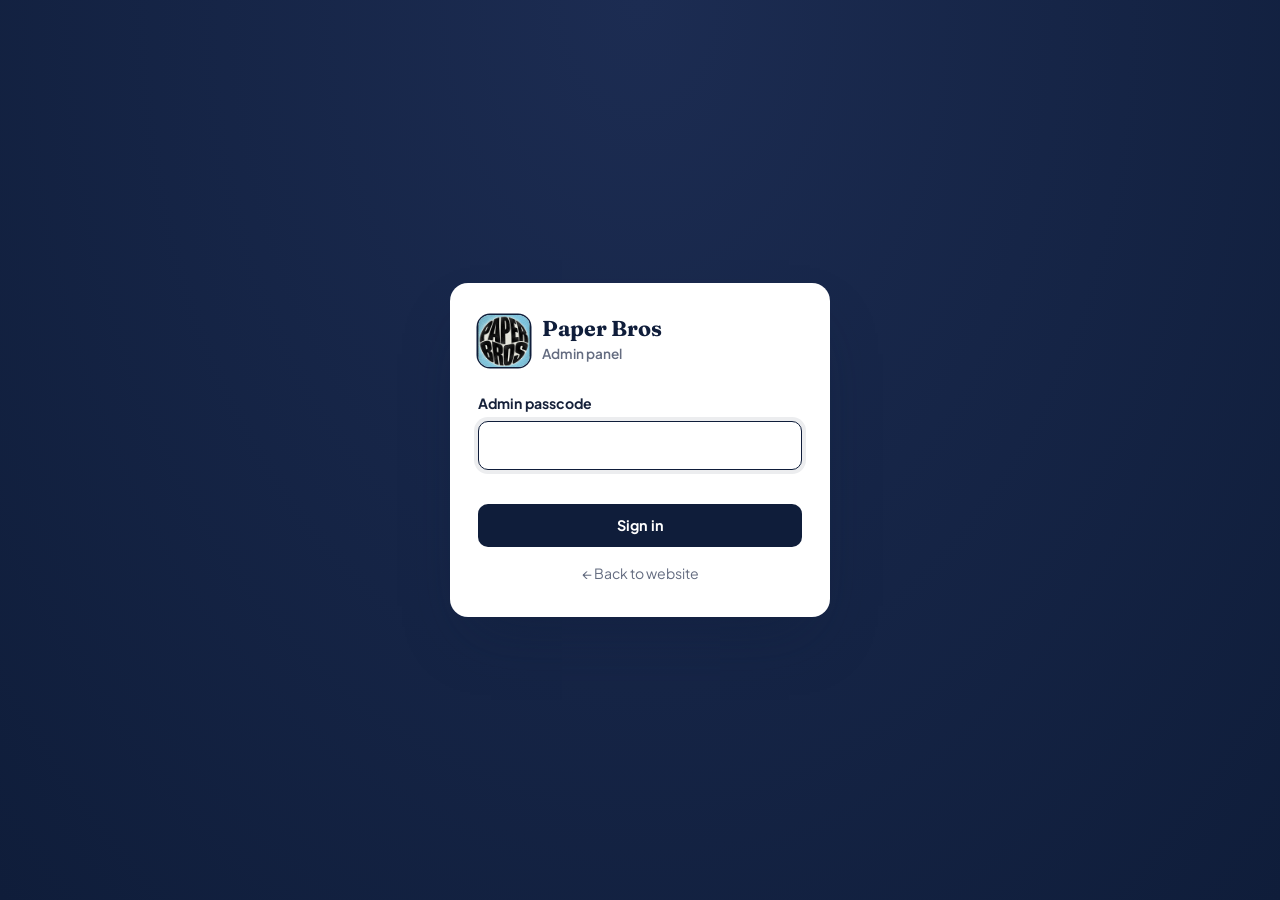
<file: admin.html>
<!doctype html>
<html lang="en">
<head>
  <meta charset="utf-8">
  <meta name="viewport" content="width=device-width, initial-scale=1">
  <meta name="robots" content="noindex, nofollow">
  <title>Paper Bros Admin</title>
  <link rel="icon" type="image/png" href="assets/img/favicon.png">
  <link rel="preconnect" href="https://fonts.googleapis.com">
  <link rel="preconnect" href="https://fonts.gstatic.com" crossorigin>
  <link href="https://fonts.googleapis.com/css2?family=Fraunces:opsz,wght@9..144,700&family=Plus+Jakarta+Sans:wght@400;500;600;700;800&display=swap" rel="stylesheet">
  <link rel="stylesheet" href="assets/css/admin.css?v=20261121">
</head>
<body>
  <!-- LOGIN -->
  <section class="login" id="login">
    <form class="login-card" id="loginForm">
      <div class="login-brand">
        <img src="assets/img/logo.jpg" alt="" width="52" height="52">
        <div><strong>Paper Bros</strong><span>Admin panel</span></div>
      </div>
      <label for="pass">Admin passcode</label>
      <input id="pass" type="password" autocomplete="current-password" required autofocus>
      <p class="login-err" id="loginErr" role="alert"></p>
      <button class="btn btn-primary btn-block" type="submit">Sign in</button>
      <a class="back-link" href="index.html">← Back to website</a>
    </form>
  </section>

  <!-- APP -->
  <div class="app" id="app" hidden>
    <aside class="sidebar" id="sidebar">
      <div class="side-brand">
        <img src="assets/img/logo.jpg" alt="" width="40" height="40">
        <div><strong>Paper Bros</strong><span>Admin</span></div>
      </div>
      <nav class="side-nav">
        <button data-tab="dashboard" class="active"><svg viewBox="0 0 24 24"><rect x="3" y="3" width="7" height="9" rx="1.5"/><rect x="14" y="3" width="7" height="5" rx="1.5"/><rect x="14" y="12" width="7" height="9" rx="1.5"/><rect x="3" y="16" width="7" height="5" rx="1.5"/></svg>Dashboard</button>
        <button data-tab="orders"><svg viewBox="0 0 24 24"><path d="M6 3h12l1 4H5zM5 7h14v13a1 1 0 0 1-1 1H6a1 1 0 0 1-1-1z"/><path d="M9 11h6"/></svg>Orders <span class="pill" id="navNew" hidden></span></button>
        <button data-tab="products"><svg viewBox="0 0 24 24"><path d="M6 3h9l4 4v14H6z"/><path d="M15 3v4h4M9 12h7M9 16h5"/></svg>Products</button>
        <button data-tab="subjects"><svg viewBox="0 0 24 24"><path d="M4 5a2 2 0 0 1 2-2h13v15H6a2 2 0 0 0-2 2z"/><path d="M4 20a2 2 0 0 0 2 1h13v-3"/></svg>Subjects</button>
        <button data-tab="settings"><svg viewBox="0 0 24 24"><circle cx="12" cy="12" r="3"/><path d="M19.4 15a1.7 1.7 0 0 0 .3 1.8l.1.1a2 2 0 1 1-2.8 2.8l-.1-.1a1.7 1.7 0 0 0-1.8-.3 1.7 1.7 0 0 0-1 1.5V21a2 2 0 1 1-4 0v-.1a1.7 1.7 0 0 0-1.1-1.5 1.7 1.7 0 0 0-1.8.3l-.1.1a2 2 0 1 1-2.8-2.8l.1-.1a1.7 1.7 0 0 0 .3-1.8 1.7 1.7 0 0 0-1.5-1H3a2 2 0 1 1 0-4h.1a1.7 1.7 0 0 0 1.5-1.1 1.7 1.7 0 0 0-.3-1.8l-.1-.1a2 2 0 1 1 2.8-2.8l.1.1a1.7 1.7 0 0 0 1.8.3H9a1.7 1.7 0 0 0 1-1.5V3a2 2 0 1 1 4 0v.1a1.7 1.7 0 0 0 1 1.5 1.7 1.7 0 0 0 1.8-.3l.1-.1a2 2 0 1 1 2.8 2.8l-.1.1a1.7 1.7 0 0 0-.3 1.8V9a1.7 1.7 0 0 0 1.5 1H21a2 2 0 1 1 0 4h-.1a1.7 1.7 0 0 0-1.5 1z"/></svg>Settings</button>
        <button data-tab="publish"><svg viewBox="0 0 24 24"><path d="M12 15V3M7 8l5-5 5 5M5 15v4a2 2 0 0 0 2 2h10a2 2 0 0 0 2-2v-4"/></svg>Publish <span class="pill pill-warn" id="navDirty" hidden>!</span></button>
      </nav>
      <div class="side-foot">
        <a href="index.html" target="_blank" rel="noopener">View website ↗</a>
        <button id="logout">Log out</button>
      </div>
    </aside>

    <div class="main">
      <header class="topbar">
        <button class="menu-toggle" id="menuToggle" aria-label="Toggle menu"><span></span><span></span><span></span></button>
        <h1 id="pageTitle">Dashboard</h1>
        <div class="topbar-right">
          <span class="draft-chip" id="draftChip" hidden>Unpublished changes</span>
          <button class="btn btn-sm btn-ghost" id="previewBtn">Preview site</button>
        </div>
      </header>

      <!-- DASHBOARD -->
      <section class="panel" data-panel="dashboard">
        <div class="kpis" id="kpis"></div>
        <div class="two-col">
          <div class="card">
            <div class="card-head"><h2>Recent orders</h2><button class="link" data-goto="orders">View all</button></div>
            <div id="recentOrders"></div>
          </div>
          <div class="card">
            <div class="card-head"><h2>Setup checklist</h2></div>
            <ol class="checklist">
              <li>
                <strong>Activate email delivery</strong>
                <p>Place one test order on the website. FormSubmit will email <b id="dashEmail"></b> an activation link. Click <em>Activate Form</em>; every order after that arrives in your inbox.</p>
              </li>
              <li>
                <strong>Change the admin passcode</strong>
                <p>Go to <button class="link" data-goto="settings">Settings</button> and set your own passcode, then publish.</p>
              </li>
              <li>
                <strong>Check prices &amp; delivery charges</strong>
                <p>Review <button class="link" data-goto="products">Products</button> and the delivery fees in Settings.</p>
              </li>
              <li>
                <strong>Publish</strong>
                <p>Download <code>data.js</code> from <button class="link" data-goto="publish">Publish</button> and upload it to your site.</p>
              </li>
            </ol>
          </div>
        </div>
      </section>

      <!-- ORDERS -->
      <section class="panel" data-panel="orders" hidden>
        <div class="card import-card">
          <div>
            <h2>Add an order from email</h2>
            <p class="muted">Every order email ends with an <b>Admin import code</b>. Copy that code, paste it here, and the order is added to this tracker.</p>
          </div>
          <form id="importForm" class="import-form">
            <textarea id="importText" rows="3" placeholder='Paste the Admin import code here, e.g. {"id":"PB-261107-AB12", …}'></textarea>
            <button class="btn btn-primary" type="submit">Add order</button>
          </form>
        </div>
        <div class="toolbar">
          <input type="search" id="orderSearch" placeholder="Search by ID, name, phone, area…">
          <select id="orderFilter">
            <option value="">All statuses</option>
          </select>
          <button class="btn btn-ghost" id="exportCsv">Export CSV</button>
        </div>
        <div class="card table-card"><div class="table-wrap" id="ordersTable"></div></div>
        <p class="muted small">Orders tracked here are stored in this browser only. Use <b>Export CSV</b> or the backup on the Publish page to keep a copy.</p>
      </section>

      <!-- PRODUCTS -->
      <section class="panel" data-panel="products" hidden>
        <div class="toolbar">
          <input type="search" id="productSearch" placeholder="Search products…">
          <select id="productFilter"><option value="">All categories</option></select>
          <button class="btn btn-primary" id="addProduct">+ Add product</button>
        </div>
        <div class="card table-card"><div class="table-wrap" id="productsTable"></div></div>
      </section>

      <!-- SUBJECTS -->
      <section class="panel" data-panel="subjects" hidden>
        <div class="toolbar">
          <p class="muted grow">Subjects group your products and set each book's cover colour.</p>
          <button class="btn btn-primary" id="addSubject">+ Add subject</button>
        </div>
        <div class="card table-card"><div class="table-wrap" id="subjectsTable"></div></div>
      </section>

      <!-- SETTINGS -->
      <section class="panel" data-panel="settings" hidden>
        <form id="settingsForm" class="settings">
          <div class="card">
            <h2>Contact &amp; orders</h2>
            <div class="grid-2">
              <div class="field"><label for="sEmail">Order email (orders are sent here)</label><input id="sEmail" name="orderEmail" type="email" required></div>
              <div class="field"><label for="sHotline">Hotline</label><input id="sHotline" name="hotline" required></div>
              <div class="field"><label for="sWa">WhatsApp number (with country code)</label><input id="sWa" name="whatsapp" placeholder="8801XXXXXXXXX"></div>
              <div class="field"><label for="sLoc">Location</label><input id="sLoc" name="location"></div>
              <div class="field"><label for="sIg">Instagram URL</label><input id="sIg" name="instagram" type="url" placeholder="https://instagram.com/…"></div>
              <div class="field"><label for="sFb">Facebook URL</label><input id="sFb" name="facebook" type="url" placeholder="https://facebook.com/…"></div>
            </div>
            <div class="field"><label for="sW3f">Web3Forms access key (recommended backup for order emails)</label><input id="sW3f" name="web3formsKey" placeholder="e.g. 1a2b3c4d-…" autocomplete="off">
              <small class="muted" style="margin-top:6px">Free key from <a href="https://web3forms.com" target="_blank" rel="noopener">web3forms.com</a>: enter your order email there and the key arrives by email. When set, orders are sent through Web3Forms first, with FormSubmit as a backup.</small></div>
            <div class="field"><label for="sAnn">Announcement bar</label><input id="sAnn" name="announcement" placeholder="Leave empty to hide"></div>
          </div>
          <div class="card">
            <h2>Delivery</h2>
            <div class="grid-3">
              <div class="field"><label for="sIn">Inside Dhaka (৳)</label><input id="sIn" name="deliveryInsideDhaka" type="number" min="0" step="1"></div>
              <div class="field"><label for="sOut">Outside Dhaka (৳)</label><input id="sOut" name="deliveryOutsideDhaka" type="number" min="0" step="1"></div>
              <div class="field"><label for="sFree">Free shipping from (৳, 0 = off)</label><input id="sFree" name="freeShippingThreshold" type="number" min="0" step="1"></div>
            </div>
            <div class="field"><label for="sTime">Delivery time</label><input id="sTime" name="deliveryTime"></div>
          </div>
          <div class="card">
            <h2>Payment</h2>
            <label class="check"><input type="checkbox" name="cod"> Accept cash on delivery</label>
            <label class="check"><input type="checkbox" name="bkashWhatsapp"> Accept bKash through WhatsApp (customer messages your WhatsApp number to pay)</label>
            <div class="grid-2">
              <div class="field"><label for="sBkash">bKash number (leave empty to hide)</label><input id="sBkash" name="bkash" placeholder="01XXXXXXXXX"></div>
              <div class="field"><label for="sNagad">Nagad number (leave empty to hide)</label><input id="sNagad" name="nagad" placeholder="01XXXXXXXXX"></div>
            </div>
          </div>
          <div class="sticky-save"><button class="btn btn-primary" type="submit">Save settings</button></div>
        </form>
        <form id="passForm" class="card">
          <h2>Admin passcode</h2>
          <p class="muted">The new passcode takes effect for everyone once you publish.</p>
          <div class="grid-2">
            <div class="field"><label for="newPass">New passcode</label><input id="newPass" type="password" minlength="6" autocomplete="new-password" required></div>
            <div class="field"><label for="newPass2">Repeat passcode</label><input id="newPass2" type="password" minlength="6" autocomplete="new-password" required></div>
          </div>
          <button class="btn btn-ghost" type="submit">Change passcode</button>
        </form>
      </section>

      <!-- PUBLISH -->
      <section class="panel" data-panel="publish" hidden>
        <div class="card publish-status" id="publishStatus"></div>
        <div class="card">
          <h2>How to publish your changes</h2>
          <ol class="steps-list">
            <li><b>Preview</b> your changes. <button class="btn btn-sm btn-ghost" id="previewBtn2">Open preview</button></li>
            <li><b>Download</b> the updated data file. <button class="btn btn-sm btn-primary" id="downloadData">Download data.js</button></li>
            <li><b>Upload</b> it to your site, replacing <code>assets/js/data.js</code>. On GitHub: open the repository → <code>assets/js</code> → <em>Add file → Upload files</em> → drop in <code>data.js</code> → <em>Commit changes</em>. The site updates within a minute or two.</li>
          </ol>
        </div>
        <div class="card">
          <h2>Backup &amp; restore</h2>
          <div class="btn-row">
            <button class="btn btn-ghost" id="backupOrders">Download orders backup</button>
            <label class="btn btn-ghost file-btn">Restore orders backup<input type="file" id="restoreOrders" accept=".json,application/json" hidden></label>
            <label class="btn btn-ghost file-btn">Load a data.js file<input type="file" id="loadData" accept=".js,.json" hidden></label>
            <button class="btn btn-danger" id="discardDraft">Discard unpublished changes</button>
          </div>
        </div>
      </section>
    </div>
  </div>

  <!-- MODAL -->
  <div class="modal" id="modal" hidden>
    <div class="modal-card" role="dialog" aria-modal="true">
      <button class="modal-x" data-close aria-label="Close">&times;</button>
      <div id="modalBody"></div>
    </div>
  </div>
  <div class="toast" id="toast" role="status" aria-live="polite"></div>

  <!-- Always load the newest published data, so the admin page compares against what is really live -->
  <script>document.write('<script src="assets/js/data.js?v=' + Date.now() + '"><\/script>');</script>
  <script src="assets/js/admin.js?v=20261121"></script>
</body>
</html>
</file>
<file: assets/css/style.css>
/* ==========================================================================
   Paper Bros — storefront styles
   ========================================================================== */
:root {
  --ink: #0f1d3a;
  --ink-2: #1c2c52;
  --ink-soft: #2d3d66;
  --paper: #fdfaf3;
  --paper-2: #f6f0e3;
  --card: #ffffff;
  --line: #e8e0cf;
  --line-2: #d9cfb9;
  --text: #16213a;
  --muted: #5d6579;
  --accent: #ffc94d;
  --accent-2: #ffb703;
  --accent-ink: #7a4f00;
  --success: #15803d;
  --danger: #c0392b;
  --wa: #1fa855;
  --radius: 14px;
  --radius-sm: 10px;
  --shadow-sm: 0 1px 2px rgba(15, 29, 58, .06), 0 1px 1px rgba(15, 29, 58, .04);
  --shadow: 0 10px 30px -12px rgba(15, 29, 58, .25), 0 2px 6px rgba(15, 29, 58, .06);
  --shadow-lg: 0 30px 60px -20px rgba(15, 29, 58, .35);
  --font: "Plus Jakarta Sans", system-ui, -apple-system, "Segoe UI", Roboto, sans-serif;
  --font-display: "Fraunces", Georgia, "Times New Roman", serif;
  --header-h: 68px;
}

*, *::before, *::after { box-sizing: border-box; }
html { scroll-behavior: smooth; scroll-padding-top: calc(var(--header-h) + 12px); -webkit-text-size-adjust: 100%; }
body {
  margin: 0;
  font-family: var(--font);
  font-size: 16px;
  line-height: 1.6;
  color: var(--text);
  background: var(--paper);
  -webkit-font-smoothing: antialiased;
  overflow-x: hidden;
}
body.no-scroll { overflow: hidden; }
img, svg { display: block; max-width: 100%; }
a { color: inherit; }
button, input, select, textarea { font: inherit; color: inherit; }
h1, h2, h3, h4 { margin: 0 0 .5em; line-height: 1.15; color: var(--ink); }
h1, h2 { font-family: var(--font-display); font-weight: 700; letter-spacing: -.01em; }
p { margin: 0 0 1em; }
[hidden] { display: none !important; }

.container { width: 100%; max-width: 1180px; margin: 0 auto; padding: 0 20px; }
.container.narrow { max-width: 820px; }
.muted { color: var(--muted); }
.small { font-size: .85rem; }
.hp { position: absolute; left: -9999px; width: 1px; height: 1px; opacity: 0; }

:focus-visible { outline: 3px solid var(--accent-2); outline-offset: 2px; border-radius: 6px; }

/* ---------- Buttons ---------- */
.btn {
  display: inline-flex; align-items: center; justify-content: center; gap: .5rem;
  padding: .7rem 1.2rem; border-radius: 999px; border: 1.5px solid transparent;
  font-weight: 700; font-size: .95rem; text-decoration: none; cursor: pointer;
  transition: transform .15s ease, background .2s ease, box-shadow .2s ease, color .2s ease, border-color .2s;
  white-space: nowrap;
}
.btn:active { transform: translateY(1px); }
.btn svg { width: 18px; height: 18px; }
.btn-lg { padding: .9rem 1.5rem; font-size: 1rem; }
.btn-block { width: 100%; }
.btn-primary { background: var(--ink); color: #fff; box-shadow: 0 6px 16px -6px rgba(15, 29, 58, .5); }
.btn-primary:hover { background: var(--ink-2); }
.btn-primary:disabled { opacity: .6; cursor: not-allowed; }
.btn-accent { background: var(--accent); color: var(--ink); }
.btn-accent:hover { background: var(--accent-2); }
.btn-ghost { background: transparent; border-color: var(--line-2); color: var(--ink); }
.btn-ghost:hover { border-color: var(--ink); background: rgba(15, 29, 58, .03); }
.btn-whatsapp { background: var(--wa); color: #fff; }
.btn-whatsapp:hover { background: #178a45; }
.icon-btn {
  width: 40px; height: 40px; border-radius: 50%; border: 1px solid var(--line);
  background: #fff; font-size: 1.5rem; line-height: 1; cursor: pointer; color: var(--ink);
  display: inline-grid; place-items: center;
}
.icon-btn:hover { background: var(--paper-2); }

/* ---------- Announcement + header ---------- */
.preview-bar { background: #7c3aed; color: #fff; text-align: center; padding: .5rem 1rem; font-size: .88rem; font-weight: 600; }
.preview-bar a { color: #fff; margin-left: .5rem; }
.announce {
  background: var(--ink); color: #fff; text-align: center; font-size: .85rem; font-weight: 600;
  padding: .55rem 1rem; letter-spacing: .01em;
}
.announce:empty { display: none; }
.announce b { color: var(--accent); font-weight: 700; }

.site-header {
  position: sticky; top: 0; z-index: 50;
  background: rgba(253, 250, 243, .88);
  backdrop-filter: saturate(160%) blur(12px);
  -webkit-backdrop-filter: saturate(160%) blur(12px);
  border-bottom: 1px solid transparent;
  transition: border-color .2s, box-shadow .2s;
}
.site-header.scrolled { border-color: var(--line); box-shadow: 0 6px 20px -16px rgba(15, 29, 58, .4); }
.header-inner { height: var(--header-h); display: flex; align-items: center; gap: 24px; }
.brand { display: inline-flex; align-items: center; gap: .6rem; text-decoration: none; color: var(--ink); }
.brand-logo {
  width: 44px; height: 44px; flex: none; border-radius: 10px; object-fit: cover;
  box-shadow: 0 0 0 1.5px var(--ink), 0 4px 10px -4px rgba(15, 29, 58, .45);
}
.brand-light .brand-logo { width: 52px; height: 52px; box-shadow: 0 0 0 2px rgba(255, 255, 255, .85); }
.brand-text { font-family: var(--font-display); font-weight: 700; font-size: 1.4rem; letter-spacing: -.01em; }
.brand-text span { color: var(--accent-ink); }
.brand-light { color: #fff; }
.brand-light .brand-text span { color: var(--accent); }

.nav { display: flex; gap: 4px; margin-left: auto; }
.nav a { text-decoration: none; font-weight: 600; font-size: .93rem; color: var(--ink-soft); padding: .5rem .8rem; border-radius: 999px; transition: background .2s, color .2s; }
.nav a:hover { background: rgba(15, 29, 58, .06); color: var(--ink); }
.header-actions { display: flex; align-items: center; gap: 8px; }
.cart-btn {
  position: relative; display: inline-flex; align-items: center; gap: .45rem;
  background: var(--ink); color: #fff; border: 0; border-radius: 999px;
  padding: .55rem 1rem .55rem .85rem; font-weight: 700; cursor: pointer; font-size: .92rem;
}
.cart-btn svg { width: 20px; height: 20px; }
.cart-count {
  min-width: 22px; height: 22px; padding: 0 6px; border-radius: 999px;
  background: var(--accent); color: var(--ink); font-size: .78rem; font-weight: 800;
  display: inline-grid; place-items: center;
}
.cart-btn.bump { animation: bump .4s ease; }
@keyframes bump { 30% { transform: scale(1.1); } 60% { transform: scale(.96); } }
.menu-btn { display: none; width: 42px; height: 42px; border: 1px solid var(--line-2); border-radius: 12px; background: #fff; cursor: pointer; padding: 0; flex-direction: column; align-items: center; justify-content: center; gap: 4px; }
.menu-btn span { width: 18px; height: 2px; background: var(--ink); border-radius: 2px; transition: transform .2s, opacity .2s; }
.menu-btn[aria-expanded="true"] span:nth-child(1) { transform: translateY(6px) rotate(45deg); }
.menu-btn[aria-expanded="true"] span:nth-child(2) { opacity: 0; }
.menu-btn[aria-expanded="true"] span:nth-child(3) { transform: translateY(-6px) rotate(-45deg); }

/* ---------- Hero ---------- */
.hero { position: relative; padding: 64px 0 40px; overflow: hidden; }
.hero::before {
  content: ""; position: absolute; inset: 0; pointer-events: none;
  background-image:
    linear-gradient(rgba(15, 29, 58, .045) 1px, transparent 1px),
    linear-gradient(90deg, rgba(15, 29, 58, .045) 1px, transparent 1px);
  background-size: 28px 28px;
  mask-image: radial-gradient(ellipse 80% 70% at 70% 40%, #000 30%, transparent 75%);
  -webkit-mask-image: radial-gradient(ellipse 80% 70% at 70% 40%, #000 30%, transparent 75%);
}
.hero-grid { position: relative; display: grid; grid-template-columns: 1.1fr .9fr; gap: 48px; align-items: center; }
.eyebrow {
  display: inline-block; font-size: .78rem; font-weight: 800; text-transform: uppercase; letter-spacing: .12em;
  color: var(--accent-ink); background: rgba(255, 201, 77, .28); padding: .3rem .7rem; border-radius: 999px; margin-bottom: 1rem;
}
.hero h1 { font-size: clamp(2.3rem, 5.2vw, 4rem); margin-bottom: .4em; }
.hero h1 em {
  font-style: italic; color: var(--ink);
  background: linear-gradient(transparent 62%, var(--accent) 62%, var(--accent) 92%, transparent 92%);
  padding: 0 .08em;
}
.lead { font-size: 1.12rem; color: var(--muted); max-width: 34rem; }
.hero-cta { display: flex; flex-wrap: wrap; gap: 12px; margin: 1.6rem 0 1.4rem; }
.hero-trust { list-style: none; padding: 0; margin: 0; display: flex; flex-wrap: wrap; gap: 10px 22px; font-weight: 600; font-size: .92rem; color: var(--ink-soft); }
.hero-trust li { display: inline-flex; align-items: center; gap: .4rem; }
.hero-trust svg { width: 18px; height: 18px; color: var(--success); }

.hero-art { position: relative; height: 420px; }
.paper {
  position: absolute; width: 250px; height: 330px; border-radius: 10px 22px 10px 10px;
  padding: 26px 24px; display: flex; flex-direction: column; color: #fff;
  box-shadow: var(--shadow-lg);
  transition: transform .5s cubic-bezier(.2, .8, .2, 1);
}
.paper::after { content: ""; position: absolute; top: 0; left: 18px; width: 6px; bottom: 0; background: rgba(0, 0, 0, .12); }
.paper-1 { background: #15803d; right: 70px; top: 50px; transform: rotate(-4deg); z-index: 3; }
.paper-2 { background: #1d4ed8; right: 10px; top: 20px; transform: rotate(6deg); z-index: 2; }
.paper-3 { background: #0f766e; right: 150px; top: 0; transform: rotate(-12deg); z-index: 1; }
.hero-art:hover .paper-1 { transform: rotate(-2deg) translateY(-6px); }
.hero-art:hover .paper-2 { transform: rotate(10deg) translateX(14px); }
.hero-art:hover .paper-3 { transform: rotate(-16deg) translateX(-14px); }
.p-code { font-family: var(--font-display); font-size: 2.6rem; font-weight: 700; line-height: 1; padding-left: 14px; }
.p-sub { font-weight: 800; font-size: 1.15rem; margin-top: .4rem; padding-left: 14px; }
.p-type { font-size: .78rem; font-weight: 700; text-transform: uppercase; letter-spacing: .1em; opacity: .8; padding-left: 14px; }
.p-lines { margin-top: auto; padding-left: 14px; display: grid; gap: 9px; }
.p-lines i { display: block; height: 7px; border-radius: 4px; background: rgba(255, 255, 255, .28); }
.p-lines i:nth-child(2) { width: 82%; } .p-lines i:nth-child(4) { width: 64%; } .p-lines i:nth-child(5) { width: 40%; }
.p-stamp {
  position: absolute; right: -18px; top: 120px; transform: rotate(8deg);
  background: var(--accent); color: var(--ink); font-weight: 800; font-size: .85rem;
  padding: .45rem .8rem; border-radius: 8px; box-shadow: var(--shadow);
}

.stats {
  position: relative; display: grid; grid-template-columns: repeat(4, 1fr); gap: 0;
  margin-top: 48px; background: #fff; border: 1px solid var(--line); border-radius: var(--radius); box-shadow: var(--shadow-sm);
}
.stats div { padding: 18px 20px; text-align: center; border-left: 1px solid var(--line); }
.stats div:first-child { border-left: 0; }
.stats strong { display: block; font-family: var(--font-display); font-size: 1.8rem; color: var(--ink); line-height: 1.1; }
.stats span { font-size: .85rem; color: var(--muted); font-weight: 600; }

/* ---------- Sections ---------- */
.section { padding: 84px 0; }
.section-alt { background: var(--paper-2); border-top: 1px solid var(--line); border-bottom: 1px solid var(--line); }
.section-ink { background: var(--ink); color: #dfe5f3; }
.section-ink h2, .section-ink h3 { color: #fff; }
.section-ink .eyebrow { background: rgba(255, 201, 77, .15); color: var(--accent); }
.section-head { max-width: 640px; margin-bottom: 36px; }
.section-head h2 { font-size: clamp(1.8rem, 3.6vw, 2.6rem); }
.section-head p:last-child { color: var(--muted); font-size: 1.05rem; }

/* ---------- Subjects ---------- */
.subject-grid { display: grid; grid-template-columns: repeat(auto-fill, minmax(200px, 1fr)); gap: 14px; }
.subject {
  display: flex; align-items: center; gap: 14px; text-align: left; cursor: pointer;
  background: #fff; border: 1px solid var(--line); border-radius: var(--radius); padding: 14px;
  transition: transform .2s, box-shadow .2s, border-color .2s;
}
.subject:hover { transform: translateY(-3px); box-shadow: var(--shadow); border-color: var(--line-2); }
.subject-code {
  flex: none; width: 54px; height: 62px; border-radius: 6px 12px 6px 6px; background: var(--c);
  color: #fff; display: grid; place-items: center; font-weight: 800; font-size: .9rem; letter-spacing: .02em;
  box-shadow: inset 5px 0 0 rgba(0, 0, 0, .14);
}
.subject strong { display: block; color: var(--ink); font-size: .98rem; line-height: 1.25; }
.subject small { color: var(--muted); font-weight: 600; }

.subject-group { display: flex; align-items: baseline; flex-wrap: wrap; gap: 4px 12px; font-size: 1.05rem; margin: 26px 0 12px; }
.subject-group:first-child { margin-top: 0; }
.subject-group small { font-size: .85rem; font-weight: 600; color: var(--muted); }

/* ---------- A Level section ---------- */
.section-alevel { background: #eef2fa; border-top: 1px solid #dbe2f0; border-bottom: 1px solid #dbe2f0; }
.section-alevel .eyebrow { background: rgba(30, 58, 138, .1); color: #1e3a8a; }
.al-explain { display: grid; grid-template-columns: 1fr 1fr; gap: 14px; margin-bottom: 22px; }
.al-card { display: flex; gap: 14px; align-items: flex-start; background: #fff; border: 1px solid #dbe2f0; border-radius: var(--radius); padding: 16px 18px; }
.al-card strong { color: var(--ink); }
.al-card p { margin: 2px 0 0; color: var(--muted); font-size: .92rem; }
.al-ico { width: 40px; height: 40px; border-radius: 10px; background: #1e3a8a; color: #fff; display: grid; place-items: center; flex: none; }
.al-ico svg { width: 22px; height: 22px; }
.al-tools { display: flex; flex-direction: column; gap: 12px; margin-bottom: 6px; }
.seg-group { display: inline-flex; align-self: flex-start; background: #fff; border: 1.5px solid #c9d3e8; border-radius: 999px; padding: 4px; gap: 4px; }
.seg { border: 0; background: none; padding: .5rem 1.05rem; border-radius: 999px; font-weight: 700; font-size: .9rem; color: var(--ink-soft); cursor: pointer; }
.seg:hover { background: #eef2fa; }
.seg.active { background: #1e3a8a; color: #fff; }
.seg .n { opacity: .65; font-weight: 600; margin-left: .3rem; }
@media (max-width: 640px) {
  .al-explain { grid-template-columns: 1fr; }
  .seg-group { align-self: stretch; }
  .seg { flex: 1; padding: .5rem .4rem; }
}

/* ---------- Catalog ---------- */
.catalog-tools { display: flex; flex-direction: column; gap: 14px; margin-bottom: 10px; }
.chips { display: flex; flex-wrap: wrap; gap: 8px; }
.chip {
  border: 1.5px solid var(--line-2); background: #fff; color: var(--ink-soft);
  padding: .45rem .95rem; border-radius: 999px; font-weight: 700; font-size: .88rem; cursor: pointer;
  transition: all .15s;
}
.chip:hover { border-color: var(--ink); color: var(--ink); }
.chip.active { background: var(--ink); color: #fff; border-color: var(--ink); }
.chip .n { opacity: .6; font-weight: 600; margin-left: .25rem; }
.tool-row { display: flex; gap: 10px; flex-wrap: wrap; }
.search { flex: 1 1 280px; position: relative; display: flex; align-items: center; }
.search svg { position: absolute; left: 14px; width: 18px; height: 18px; color: var(--muted); pointer-events: none; }
.search input, .tool-row select {
  width: 100%; height: 46px; border: 1.5px solid var(--line-2); border-radius: 12px; background: #fff; padding: 0 14px;
}
.search input { padding-left: 42px; }
.tool-row select { width: auto; min-width: 190px; cursor: pointer; }
.search input:focus, .tool-row select:focus { outline: none; border-color: var(--ink); box-shadow: 0 0 0 4px rgba(15, 29, 58, .08); }
.result-count { color: var(--muted); font-size: .9rem; font-weight: 600; margin: 8px 0 18px; }

.product-grid { display: grid; grid-template-columns: repeat(auto-fill, minmax(250px, 1fr)); gap: 20px; }
.product {
  display: flex; flex-direction: column; background: #fff; border: 1px solid var(--line);
  border-radius: var(--radius); overflow: hidden; transition: transform .2s, box-shadow .2s;
}
.product:hover { transform: translateY(-4px); box-shadow: var(--shadow); }
/* Every card shows a portrait "book" on a tinted backdrop: either the real
   cover page (.has-img) or a coloured stand-in with the syllabus code. */
.cover {
  position: relative; height: 270px; padding: 18px; overflow: hidden;
  display: flex; align-items: center; justify-content: center;
  background: var(--paper-2);
  background: linear-gradient(160deg, color-mix(in srgb, var(--c) 22%, #fff), color-mix(in srgb, var(--c) 8%, #fff));
}
.cover::after {
  content: ""; position: absolute; right: -40px; bottom: -60px; width: 180px; height: 180px; border-radius: 50%;
  background: rgba(255, 255, 255, .25);
}
.book {
  position: relative; z-index: 1; height: 100%; aspect-ratio: 720 / 1018; max-width: 100%;
  background: var(--c); color: #fff; border-radius: 3px 6px 6px 3px; padding: 16px 12px 14px 22px;
  display: flex; flex-direction: column; overflow: hidden;
  box-shadow: 0 1px 2px rgba(15, 29, 58, .2), 0 12px 24px -10px rgba(15, 29, 58, .5);
  transition: transform .3s cubic-bezier(.2, .8, .2, 1);
}
.book::before { content: ""; position: absolute; left: 8px; top: 0; bottom: 0; width: 5px; background: rgba(0, 0, 0, .16); }
.book::after { content: ""; position: absolute; right: -30px; bottom: -40px; width: 120px; height: 120px; border-radius: 50%; background: rgba(255, 255, 255, .1); }
.product:hover .book { transform: translateY(-4px) rotate(-1deg); }
.cover-code { font-family: var(--font-display); font-weight: 700; font-size: 1.8rem; line-height: 1; }
.cover-subject { font-weight: 800; margin-top: .4rem; font-size: .9rem; line-height: 1.2; }
.cover-type { margin-top: auto; font-size: .62rem; font-weight: 800; text-transform: uppercase; letter-spacing: .1em; opacity: .85; line-height: 1.3; }
.badge {
  position: absolute; top: 14px; right: 14px; z-index: 2; background: var(--accent); color: var(--ink);
  font-size: .72rem; font-weight: 800; padding: .25rem .6rem; border-radius: 999px; text-transform: uppercase; letter-spacing: .05em;
}
.badge.out { background: #fff; color: var(--danger); }
/* Real cover page images */
.cover-btn {
  position: relative; z-index: 1; height: 100%; padding: 0; border: 0; background: none; cursor: zoom-in;
  display: flex; align-items: center; justify-content: center; max-width: 100%;
}
.cover-btn img {
  height: 100%; width: auto; max-width: 100%; object-fit: contain; border-radius: 3px 6px 6px 3px; background: #fff;
  box-shadow: 0 1px 2px rgba(15, 29, 58, .2), 0 12px 24px -10px rgba(15, 29, 58, .5);
  transition: transform .3s cubic-bezier(.2, .8, .2, 1);
}
.product:hover .cover-btn img { transform: translateY(-4px) rotate(-1deg); }
.cart-thumb-img { object-fit: cover; object-position: top; background: #fff; box-shadow: 0 1px 3px rgba(15, 29, 58, .25); }

.paper.paper-img { padding: 0; background: #fff; overflow: hidden; }
.paper.paper-img::after { display: none; }
.paper.paper-img img { width: 100%; height: 100%; object-fit: cover; object-position: top; }

/* Product view (opens when a product is clicked) */
.lightbox { position: fixed; inset: 0; z-index: 110; background: rgba(10, 18, 38, .75); display: flex; align-items: flex-start; justify-content: center; padding: 32px 16px; overflow-y: auto; animation: fade .2s; }
.lightbox-card { position: relative; background: var(--paper); border-radius: 20px; padding: 26px; max-width: 880px; width: 100%; margin: auto 0; box-shadow: var(--shadow-lg); animation: rise .25s cubic-bezier(.2, .8, .2, 1); }
.lightbox-close { position: absolute; top: 14px; right: 14px; z-index: 2; box-shadow: var(--shadow-sm); }
.pv-grid { display: grid; grid-template-columns: minmax(0, .9fr) minmax(0, 1.1fr); gap: 28px; align-items: start; }
.pv-cover { position: sticky; top: 0; display: flex; justify-content: center; padding: 18px; border-radius: 14px; background: var(--paper-2); }
.pv-cover img { width: 100%; max-width: 340px; height: auto; border-radius: 4px 8px 8px 4px; background: #fff; box-shadow: 0 1px 2px rgba(15, 29, 58, .2), 0 18px 36px -14px rgba(15, 29, 58, .55); }
.pv-book { height: 420px; max-width: 100%; }
.pv-info { padding-top: 6px; min-width: 0; }
.pv-info h2 { font-size: clamp(1.4rem, 2.6vw, 1.9rem); margin-bottom: .3em; padding-right: 40px; }
.pv-price { font-size: 1.5rem; font-weight: 800; color: var(--ink); margin-bottom: .6em; }
.pv-price s { font-size: 1rem; font-weight: 600; color: var(--muted); margin-left: .4rem; }
.pv-desc { color: var(--muted); }
.pv-downloads, .pv-versions { margin: 18px 0; }
.pv-downloads:empty, .pv-versions:empty { display: none; }
.pv-downloads h4, .pv-versions h4 { font-size: .78rem; text-transform: uppercase; letter-spacing: .1em; color: var(--ink); margin: 0 0 4px; }
.pv-downloads > p { margin: 0 0 10px; }
.pv-file {
  display: flex; align-items: center; gap: 12px; padding: 12px 14px; margin-bottom: 8px; border-radius: 12px;
  background: #fff; border: 1.5px solid var(--line-2); text-decoration: none; color: var(--ink);
  transition: border-color .15s, box-shadow .15s, transform .15s;
}
.pv-file:hover { border-color: var(--ink); box-shadow: var(--shadow-sm); transform: translateY(-1px); }
.pv-file svg { width: 26px; height: 26px; flex: none; color: #c0392b; }
.pv-file span { flex: 1; min-width: 0; }
.pv-file strong { display: block; font-size: .95rem; }
.pv-file small { color: var(--muted); font-weight: 600; }
.pv-file em { font-style: normal; font-weight: 800; font-size: .82rem; color: #fff; background: var(--ink); padding: .4rem .8rem; border-radius: 999px; flex: none; }
.pv-version {
  display: flex; width: 100%; align-items: center; justify-content: space-between; gap: 12px; text-align: left;
  padding: 10px 14px; margin-bottom: 8px; border-radius: 12px; cursor: pointer;
  background: rgba(255, 201, 77, .18); border: 1.5px dashed var(--accent-2); color: var(--ink); font-weight: 700;
}
.pv-version:hover { background: rgba(255, 201, 77, .32); }
.pv-version b { white-space: nowrap; }

/* Card extras: clickable title and "Free preview" link */
.title-btn { background: none; border: 0; padding: 0; font: inherit; color: inherit; text-align: left; cursor: pointer; }
.title-btn:hover { text-decoration: underline; text-underline-offset: 3px; }
.preview-link {
  display: inline-flex; align-items: center; gap: 6px; align-self: flex-start; margin: -4px 0 14px;
  background: none; border: 0; padding: 0; cursor: pointer; font-weight: 700; font-size: .86rem; color: #b42318;
}
.preview-link svg { width: 18px; height: 18px; }
.preview-link:hover { text-decoration: underline; text-underline-offset: 3px; }
.cover:not(.has-img) .cover-btn { height: 100%; }

@media (max-width: 760px) {
  .lightbox { padding: 0; }
  .lightbox-card { border-radius: 0; min-height: 100%; padding: 18px 16px 24px; }
  .lightbox-close { top: 10px; right: 10px; }
  .pv-grid { grid-template-columns: 1fr; gap: 16px; }
  .pv-cover { position: static; padding: 14px; }
  .pv-cover img { max-width: 220px; }
  .pv-book { height: 300px; }
}
@media (max-width: 640px) { .cover { height: 240px; } }

.product-body { padding: 16px 18px 18px; display: flex; flex-direction: column; flex: 1; }
.product-meta { font-size: .78rem; font-weight: 700; color: var(--muted); text-transform: uppercase; letter-spacing: .06em; margin-bottom: .25rem; }
.product h3 { font-size: 1.12rem; margin-bottom: .35rem; }
.product .desc { font-size: .9rem; color: var(--muted); margin-bottom: 1rem; flex: 1; }
.product-foot { display: flex; align-items: center; justify-content: space-between; gap: 10px; }
.price { font-weight: 800; font-size: 1.25rem; color: var(--ink); }
.price s { font-weight: 600; font-size: .85rem; color: var(--muted); margin-left: .35rem; }
.add-btn { padding: .55rem 1rem; font-size: .88rem; }
.add-btn.added { background: var(--success); }
.product.is-out .cover { filter: grayscale(.7); opacity: .8; }
.empty { text-align: center; padding: 50px 20px; color: var(--muted); }

/* ---------- Features ---------- */
.feature-grid { display: grid; grid-template-columns: repeat(4, 1fr); gap: 18px; }
.feature { background: #fff; border: 1px solid var(--line); border-radius: var(--radius); padding: 26px 22px; }
.feature-icon {
  width: 48px; height: 48px; border-radius: 12px; background: rgba(255, 201, 77, .3); color: var(--accent-ink);
  display: grid; place-items: center; margin-bottom: 16px;
}
.feature-icon svg { width: 24px; height: 24px; }
.feature h3 { font-size: 1.08rem; }
.feature p { color: var(--muted); font-size: .95rem; margin: 0; }

/* ---------- Steps ---------- */
.steps { list-style: none; padding: 0; margin: 0; display: grid; grid-template-columns: repeat(4, 1fr); gap: 18px; counter-reset: s; }
.steps li { position: relative; background: rgba(255, 255, 255, .05); border: 1px solid rgba(255, 255, 255, .1); border-radius: var(--radius); padding: 24px 22px; }
.steps li > span {
  display: grid; place-items: center; width: 42px; height: 42px; border-radius: 50%;
  background: var(--accent); color: var(--ink); font-weight: 800; margin-bottom: 14px; font-size: 1.05rem;
}
.steps h3 { font-size: 1.08rem; }
.steps p { margin: 0; font-size: .95rem; color: #b9c3dc; }

/* ---------- FAQ ---------- */
.faq { display: grid; gap: 10px; }
.faq details { background: #fff; border: 1px solid var(--line); border-radius: var(--radius-sm); padding: 0 20px; transition: box-shadow .2s; }
.faq details[open] { box-shadow: var(--shadow-sm); }
.faq summary { cursor: pointer; list-style: none; padding: 18px 30px 18px 0; font-weight: 700; color: var(--ink); position: relative; }
.faq summary::-webkit-details-marker { display: none; }
.faq summary::after { content: "+"; position: absolute; right: 0; top: 50%; transform: translateY(-50%); font-size: 1.4rem; font-weight: 500; color: var(--muted); transition: transform .2s; }
.faq details[open] summary::after { transform: translateY(-50%) rotate(45deg); }
.faq details p { color: var(--muted); padding-bottom: 18px; margin: 0; }

/* ---------- Contact + forms ---------- */
.contact-grid { display: grid; grid-template-columns: .9fr 1.1fr; gap: 48px; align-items: start; }
.contact-grid h2 { font-size: clamp(1.8rem, 3.6vw, 2.6rem); }
.contact-list { list-style: none; padding: 0; margin: 24px 0; display: grid; gap: 16px; }
.contact-list li { display: flex; gap: 14px; align-items: center; }
.ci { width: 44px; height: 44px; border-radius: 12px; background: #fff; border: 1px solid var(--line); display: grid; place-items: center; color: var(--ink); flex: none; }
.ci svg { width: 20px; height: 20px; }
.contact-list small { display: block; font-size: .78rem; font-weight: 700; color: var(--muted); text-transform: uppercase; letter-spacing: .06em; }
.contact-list a, .contact-list span { font-weight: 700; text-decoration: none; color: var(--ink); word-break: break-word; }
.contact-list a:hover { text-decoration: underline; }

.card { background: #fff; border: 1px solid var(--line); border-radius: var(--radius); padding: 28px; box-shadow: var(--shadow-sm); }
.form h3 { font-size: 1.25rem; margin-bottom: 1rem; }
.form fieldset { border: 0; padding: 0; margin: 0 0 18px; }
.form legend { font-weight: 800; color: var(--ink); font-size: .8rem; text-transform: uppercase; letter-spacing: .1em; margin-bottom: 10px; padding: 0; }
.grid-2 { display: grid; grid-template-columns: 1fr 1fr; gap: 0 14px; }
.field { margin-bottom: 14px; display: flex; flex-direction: column; min-width: 0; }
.field label { font-size: .86rem; font-weight: 700; color: var(--ink-soft); margin-bottom: 6px; }
.field input, .field select, .field textarea {
  width: 100%; border: 1.5px solid var(--line-2); border-radius: 10px; background: #fff;
  padding: .7rem .85rem; transition: border-color .15s, box-shadow .15s;
}
.field textarea { resize: vertical; min-height: 64px; }
.field input:focus, .field select:focus, .field textarea:focus { outline: none; border-color: var(--ink); box-shadow: 0 0 0 4px rgba(15, 29, 58, .08); }
.field.invalid input, .field.invalid select, .field.invalid textarea { border-color: var(--danger); background: #fff8f7; }
.field .err { color: var(--danger); font-size: .8rem; font-weight: 600; margin-top: 4px; }
.form-status { margin: 12px 0 0; font-size: .9rem; font-weight: 600; min-height: 1.2em; }
.form-status.ok { color: var(--success); }
.form-status.bad { color: var(--danger); }
.form-status a { color: inherit; }
.fail-box { display: flex; flex-direction: column; gap: 8px; background: #fff5f4; border: 1px solid #f3c7c1; border-radius: 12px; padding: 14px; color: var(--text); font-weight: 500; }
.fail-box strong { color: var(--danger); }
.fail-box .btn { color: #fff; text-decoration: none; margin-top: 2px; }
.fail-box small { color: var(--muted); font-size: .75rem; }

/* ---------- Footer ---------- */
.site-footer { background: var(--ink); color: #b9c3dc; padding: 64px 0 24px; }
.footer-grid { display: grid; grid-template-columns: 1.6fr 1fr 1fr 1.2fr; gap: 32px; }
.footer-grid p { margin-top: 14px; font-size: .93rem; max-width: 300px; }
.site-footer h4 { color: #fff; font-size: .82rem; text-transform: uppercase; letter-spacing: .12em; margin-bottom: 14px; }
.footer-links { list-style: none; padding: 0; margin: 0; display: grid; gap: 8px; font-size: .93rem; }
.footer-links a { text-decoration: none; color: #b9c3dc; word-break: break-word; }
.footer-links a:hover { color: #fff; }
.socials { display: flex; gap: 8px; }
.socials a { width: 38px; height: 38px; border-radius: 10px; background: rgba(255, 255, 255, .08); display: grid; place-items: center; color: #fff; }
.socials a:hover { background: rgba(255, 255, 255, .16); }
.socials svg { width: 18px; height: 18px; }
.footer-bottom { margin-top: 48px; padding-top: 20px; border-top: 1px solid rgba(255, 255, 255, .1); display: flex; justify-content: space-between; gap: 16px; flex-wrap: wrap; font-size: .8rem; color: #8592b3; }

/* ---------- Drawer ---------- */
.overlay { position: fixed; inset: 0; background: rgba(10, 18, 38, .5); z-index: 80; animation: fade .2s; }
@keyframes fade { from { opacity: 0; } }
.drawer {
  position: fixed; top: 0; right: 0; bottom: 0; width: min(420px, 100%); background: var(--paper); z-index: 90;
  display: flex; flex-direction: column; transform: translateX(100%); transition: transform .3s cubic-bezier(.2, .8, .2, 1);
  box-shadow: var(--shadow-lg);
}
.drawer.open { transform: none; }
.drawer-head { display: flex; align-items: center; justify-content: space-between; padding: 18px 20px; border-bottom: 1px solid var(--line); }
.drawer-head h3 { margin: 0; font-size: 1.2rem; }
.drawer-body { flex: 1; overflow-y: auto; padding: 8px 20px; }
.drawer-foot { padding: 18px 20px 22px; border-top: 1px solid var(--line); background: #fff; }
.drawer-foot .row { display: flex; justify-content: space-between; font-size: 1.05rem; margin-bottom: 4px; }
.cart-item { display: grid; grid-template-columns: 48px 1fr auto; gap: 12px; align-items: center; padding: 14px 0; border-bottom: 1px solid var(--line); }
.cart-thumb { width: 48px; height: 58px; border-radius: 4px 9px 4px 4px; background: var(--c); color: #fff; font-size: .72rem; font-weight: 800; display: grid; place-items: center; box-shadow: inset 4px 0 0 rgba(0, 0, 0, .14); }
.cart-item strong { display: block; color: var(--ink); font-size: .95rem; line-height: 1.3; }
.cart-item small { color: var(--muted); font-weight: 600; }
.cart-right { text-align: right; display: flex; flex-direction: column; align-items: flex-end; gap: 6px; }
.qty { display: inline-flex; align-items: center; border: 1px solid var(--line-2); border-radius: 999px; background: #fff; }
.qty button { width: 28px; height: 28px; border: 0; background: none; cursor: pointer; font-weight: 800; color: var(--ink); border-radius: 50%; }
.qty button:hover { background: var(--paper-2); }
.qty span { min-width: 22px; text-align: center; font-weight: 700; font-size: .9rem; }
.remove { background: none; border: 0; color: var(--muted); font-size: .78rem; cursor: pointer; text-decoration: underline; padding: 0; }
.remove:hover { color: var(--danger); }
.cart-empty { text-align: center; padding: 60px 10px; color: var(--muted); }
.cart-empty svg { width: 56px; height: 56px; margin: 0 auto 12px; color: var(--line-2); }
.free-meter { font-size: .85rem; font-weight: 600; color: var(--ink-soft); margin-bottom: 12px; }
.free-meter .bar { height: 6px; border-radius: 6px; background: var(--paper-2); margin-top: 6px; overflow: hidden; }
.free-meter .bar i { display: block; height: 100%; background: var(--success); border-radius: 6px; transition: width .3s; }

/* ---------- Modal ---------- */
.modal { position: fixed; inset: 0; z-index: 100; display: flex; align-items: flex-start; justify-content: center; padding: 32px 16px; overflow-y: auto; background: rgba(10, 18, 38, .55); animation: fade .2s; }
.modal-card { position: relative; width: 100%; max-width: 1000px; background: var(--paper); border-radius: 20px; padding: 32px; box-shadow: var(--shadow-lg); animation: rise .25s cubic-bezier(.2, .8, .2, 1); }
@keyframes rise { from { transform: translateY(16px); opacity: 0; } }
.modal-close { position: absolute; top: 16px; right: 16px; }
.modal-card > div > h2 { font-size: 1.9rem; margin-bottom: .2em; }
.checkout-grid { display: grid; grid-template-columns: 1.4fr 1fr; gap: 28px; margin-top: 20px; align-items: start; }
.summary { background: #fff; border: 1px solid var(--line); border-radius: var(--radius); padding: 22px; position: sticky; top: 16px; }
.summary h3 { font-size: 1.1rem; }
.summary-items { list-style: none; padding: 0; margin: 0 0 14px; max-height: 260px; overflow-y: auto; }
.summary-items li { display: flex; justify-content: space-between; gap: 12px; padding: 8px 0; border-bottom: 1px dashed var(--line); font-size: .92rem; }
.summary-items li span:first-child { color: var(--ink-soft); }
.summary .row { display: flex; justify-content: space-between; padding: 4px 0; font-size: .95rem; }
.summary .row.total { border-top: 1px solid var(--line); margin-top: 8px; padding-top: 12px; font-size: 1.15rem; }
.summary .row.total strong { color: var(--ink); }
.summary .btn { margin-top: 14px; }
.pay-options { display: grid; gap: 10px; }
.pay-opt { display: flex; align-items: center; gap: 12px; border: 1.5px solid var(--line-2); border-radius: 12px; padding: 12px 14px; cursor: pointer; background: #fff; transition: border-color .15s, box-shadow .15s; }
.pay-opt:has(input:checked) { border-color: var(--ink); box-shadow: 0 0 0 3px rgba(15, 29, 58, .08); }
.pay-opt input { accent-color: var(--ink); width: 18px; height: 18px; }
.pay-opt strong { display: block; font-size: .95rem; color: var(--ink); }
.pay-opt small { color: var(--muted); }
.pay-note { margin-top: 12px; background: rgba(255, 201, 77, .2); border: 1px solid rgba(255, 183, 3, .5); border-radius: 10px; padding: 12px 14px; font-size: .9rem; color: var(--accent-ink); }
.pay-note + .field { margin-top: 12px; }
.pay-opt.pay-bkash { border-left: 4px solid #e2136e; }
.pay-opt.pay-bkash input { accent-color: #e2136e; }
.success .pay-step { color: var(--text); background: #fff4f9; border: 1px solid #f5bcd6; border-radius: 12px; padding: 12px 14px; }

.success { text-align: center; padding: 30px 10px 10px; max-width: 520px; margin: 0 auto; }
.success-icon { width: 76px; height: 76px; border-radius: 50%; background: var(--success); color: #fff; display: grid; place-items: center; margin: 0 auto 18px; animation: pop .4s cubic-bezier(.2, 1.4, .4, 1); }
.success-icon svg { width: 38px; height: 38px; }
@keyframes pop { from { transform: scale(.3); opacity: 0; } }
.success h2 { font-size: 2rem; }
.success-actions { display: flex; flex-wrap: wrap; gap: 10px; justify-content: center; margin-top: 20px; }

.toast {
  position: fixed; left: 50%; bottom: 24px; transform: translate(-50%, 120px); z-index: 120;
  background: var(--ink); color: #fff; padding: .8rem 1.2rem; border-radius: 12px; font-weight: 600; font-size: .92rem;
  box-shadow: var(--shadow-lg); transition: transform .3s cubic-bezier(.2, .8, .2, 1); max-width: calc(100% - 32px);
}
.toast.show { transform: translate(-50%, 0); }

/* ---------- Responsive ---------- */
@media (max-width: 1024px) {
  .feature-grid, .steps { grid-template-columns: repeat(2, 1fr); }
  .footer-grid { grid-template-columns: 1fr 1fr; }
}
@media (max-width: 900px) {
  .nav {
    position: fixed; top: var(--nav-top, var(--header-h)); left: 0; right: 0; flex-direction: column; gap: 0; margin: 0;
    background: var(--paper); border-bottom: 1px solid var(--line); padding: 8px 16px 16px;
    transform: translateY(-8px); opacity: 0; pointer-events: none; transition: opacity .2s, transform .2s;
    box-shadow: 0 16px 30px -20px rgba(15, 29, 58, .4);
  }
  .nav.open { transform: none; opacity: 1; pointer-events: auto; }
  .nav a { padding: .8rem .6rem; border-radius: 10px; }
  .header-actions { margin-left: auto; }
  .menu-btn { display: inline-flex; }
  .hero-grid { grid-template-columns: 1fr; }
  .hero-art { height: 340px; max-width: 420px; width: 100%; margin: 0 auto; }
  .paper { width: 200px; height: 270px; }
  .paper-1 { right: auto; left: 50%; margin-left: -110px; top: 50px; }
  .paper-2 { right: auto; left: 50%; margin-left: -20px; top: 20px; }
  .paper-3 { right: auto; left: 50%; margin-left: -190px; top: 10px; }
  .contact-grid, .checkout-grid { grid-template-columns: 1fr; }
  .summary { position: static; }
}
@media (max-width: 640px) {
  .container { padding: 0 16px; }
  .section { padding: 60px 0; }
  .hero { padding: 40px 0 30px; }
  .stats { grid-template-columns: repeat(2, 1fr); }
  .stats div:nth-child(3) { border-left: 0; }
  .stats div:nth-child(n+3) { border-top: 1px solid var(--line); }
  .feature-grid, .steps, .footer-grid { grid-template-columns: 1fr; }
  .grid-2 { grid-template-columns: 1fr; }
  .cart-btn span:not(.cart-count) { display: none; }
  .cart-btn { padding: .55rem .8rem; }
  .brand-text { font-size: 1.25rem; }
  .tool-row select { flex: 1 1 100%; }
  .modal { padding: 0; }
  .modal-card { border-radius: 0; min-height: 100%; padding: 24px 16px; }
  .card { padding: 22px 18px; }
  .paper { width: 170px; height: 230px; padding: 20px 18px; }
  .p-code { font-size: 2rem; }
  .paper-1 { margin-left: -95px; }
  .paper-2 { margin-left: -10px; }
  .paper-3 { margin-left: -165px; }
  .hero-art { height: 300px; }
  .p-stamp { right: -8px; }
}
@media (prefers-reduced-motion: reduce) {
  *, *::before, *::after { animation: none !important; transition: none !important; }
  html { scroll-behavior: auto; }
}
</file>
<file: assets/css/admin.css>
/* Paper Bros — admin styles */
:root {
  --ink: #0f1d3a;
  --ink-2: #1c2c52;
  --bg: #f4f2ec;
  --card: #fff;
  --line: #e6e1d5;
  --line-2: #d6cfbf;
  --text: #16213a;
  --muted: #646c80;
  --accent: #ffc94d;
  --accent-ink: #7a4f00;
  --success: #15803d;
  --danger: #c0392b;
  --radius: 14px;
  --font: "Plus Jakarta Sans", system-ui, -apple-system, "Segoe UI", Roboto, sans-serif;
  --shadow: 0 1px 2px rgba(15, 29, 58, .06);
  --shadow-lg: 0 30px 60px -20px rgba(15, 29, 58, .4);
}
* { box-sizing: border-box; }
html, body { margin: 0; }
body { font-family: var(--font); font-size: 15px; line-height: 1.55; color: var(--text); background: var(--bg); -webkit-font-smoothing: antialiased; }
body.no-scroll { overflow: hidden; }
button, input, select, textarea { font: inherit; color: inherit; }
h1, h2, h3 { margin: 0 0 .5em; color: var(--ink); line-height: 1.2; }
h2 { font-size: 1.08rem; }
p { margin: 0 0 .8em; }
code { background: #f1ede3; padding: .1em .4em; border-radius: 5px; font-size: .88em; }
.muted { color: var(--muted); }
.small { font-size: .85rem; }
.grow { flex: 1; margin: 0; }
[hidden] { display: none !important; }
:focus-visible { outline: 3px solid #ffb703; outline-offset: 2px; }

/* buttons */
.btn { display: inline-flex; align-items: center; justify-content: center; gap: .4rem; padding: .6rem 1.05rem; border-radius: 10px; border: 1.5px solid transparent; font-weight: 700; font-size: .9rem; cursor: pointer; text-decoration: none; white-space: nowrap; transition: background .15s, border-color .15s; }
.btn-sm { padding: .4rem .75rem; font-size: .82rem; }
.btn-block { width: 100%; }
.btn-primary { background: var(--ink); color: #fff; }
.btn-primary:hover { background: var(--ink-2); }
.btn-ghost { background: #fff; border-color: var(--line-2); color: var(--ink); }
.btn-ghost:hover { border-color: var(--ink); }
.btn-danger { background: #fff; border-color: #f0c2bc; color: var(--danger); }
.btn-danger:hover { background: #fdf0ee; }
.link { background: none; border: 0; padding: 0; color: #1d4ed8; font-weight: 700; cursor: pointer; text-decoration: underline; text-underline-offset: 2px; font-size: inherit; }
.icon-act { background: none; border: 1px solid transparent; border-radius: 8px; padding: .3rem .55rem; cursor: pointer; font-weight: 700; font-size: .82rem; color: var(--ink); }
.icon-act:hover { background: #f1ede3; border-color: var(--line); }
.icon-act.danger { color: var(--danger); }

/* login */
.login { min-height: 100vh; display: grid; place-items: center; padding: 20px; background: radial-gradient(ellipse at top, #1c2c52, var(--ink)); }
.login-card { width: 100%; max-width: 380px; background: #fff; border-radius: 18px; padding: 32px 28px; box-shadow: var(--shadow-lg); }
.login-brand { display: flex; gap: 12px; align-items: center; margin-bottom: 26px; }
.login-brand img { width: 52px; height: 52px; border-radius: 12px; object-fit: cover; box-shadow: 0 0 0 1.5px var(--ink); }
.login-brand strong { display: block; font-family: "Fraunces", Georgia, serif; font-size: 1.35rem; color: var(--ink); line-height: 1.1; }
.login-brand span { color: var(--muted); font-size: .85rem; font-weight: 600; }
.login-card label { font-weight: 700; font-size: .88rem; display: block; margin-bottom: 6px; }
.login-card input { width: 100%; border: 1.5px solid var(--line-2); border-radius: 10px; padding: .75rem .9rem; }
.login-card input:focus { outline: none; border-color: var(--ink); box-shadow: 0 0 0 4px rgba(15, 29, 58, .08); }
.login-err { color: var(--danger); font-size: .85rem; font-weight: 600; min-height: 1.3em; margin: 8px 0; }
.back-link { display: block; text-align: center; margin-top: 16px; color: var(--muted); font-size: .88rem; text-decoration: none; }
.back-link:hover { color: var(--ink); }
.shake { animation: shake .35s; }
@keyframes shake { 25% { transform: translateX(-6px); } 50% { transform: translateX(6px); } 75% { transform: translateX(-3px); } }

/* layout */
.app { display: flex; min-height: 100vh; }
.sidebar { width: 240px; flex: none; background: var(--ink); color: #c7cfe2; display: flex; flex-direction: column; position: sticky; top: 0; height: 100vh; }
.side-brand { display: flex; align-items: center; gap: 10px; padding: 20px 18px; border-bottom: 1px solid rgba(255, 255, 255, .08); }
.side-brand img { width: 40px; height: 40px; border-radius: 10px; object-fit: cover; box-shadow: 0 0 0 1.5px rgba(255, 255, 255, .8); }
.side-brand strong { display: block; color: #fff; font-family: "Fraunces", Georgia, serif; font-size: 1.1rem; line-height: 1.1; }
.side-brand span { font-size: .78rem; color: #8b97b8; font-weight: 600; }
.side-nav { padding: 14px 10px; display: flex; flex-direction: column; gap: 2px; flex: 1; }
.side-nav button { display: flex; align-items: center; gap: 10px; width: 100%; text-align: left; background: none; border: 0; color: inherit; padding: .65rem .8rem; border-radius: 10px; cursor: pointer; font-weight: 600; }
.side-nav button:hover { background: rgba(255, 255, 255, .06); color: #fff; }
.side-nav button.active { background: rgba(255, 201, 77, .14); color: var(--accent); }
.side-nav svg { width: 19px; height: 19px; fill: none; stroke: currentColor; stroke-width: 1.8; stroke-linecap: round; stroke-linejoin: round; flex: none; }
.pill { margin-left: auto; background: var(--accent); color: var(--ink); font-size: .72rem; font-weight: 800; border-radius: 999px; padding: .05rem .5rem; }
.pill-warn { background: #fb923c; }
.side-foot { padding: 16px 18px; border-top: 1px solid rgba(255, 255, 255, .08); display: flex; justify-content: space-between; align-items: center; font-size: .85rem; }
.side-foot a { color: #c7cfe2; text-decoration: none; }
.side-foot a:hover { color: #fff; }
.side-foot button { background: none; border: 0; color: #8b97b8; cursor: pointer; font-weight: 600; }
.side-foot button:hover { color: #fff; }

.main { flex: 1; min-width: 0; }
.topbar { position: sticky; top: 0; z-index: 10; display: flex; align-items: center; gap: 14px; padding: 14px 28px; background: rgba(244, 242, 236, .9); backdrop-filter: blur(10px); border-bottom: 1px solid var(--line); }
.topbar h1 { font-size: 1.3rem; margin: 0; }
.topbar-right { margin-left: auto; display: flex; gap: 10px; align-items: center; }
.draft-chip { background: #fff3e6; color: #b45309; border: 1px solid #fcd9b0; font-size: .78rem; font-weight: 700; padding: .3rem .7rem; border-radius: 999px; }
.menu-toggle { display: none; width: 40px; height: 40px; border: 1px solid var(--line-2); border-radius: 10px; background: #fff; flex-direction: column; justify-content: center; align-items: center; gap: 4px; cursor: pointer; padding: 0; }
.menu-toggle span { width: 16px; height: 2px; background: var(--ink); border-radius: 2px; }
.panel { padding: 24px 28px 48px; max-width: 1200px; }

.card { background: var(--card); border: 1px solid var(--line); border-radius: var(--radius); padding: 22px; box-shadow: var(--shadow); margin-bottom: 18px; }
.card-head { display: flex; justify-content: space-between; align-items: center; margin-bottom: 10px; }
.card-head h2 { margin: 0; }
.two-col { display: grid; grid-template-columns: 1.3fr 1fr; gap: 18px; align-items: start; }

/* KPIs */
.kpis { display: grid; grid-template-columns: repeat(4, 1fr); gap: 14px; margin-bottom: 18px; }
.kpi { background: #fff; border: 1px solid var(--line); border-radius: var(--radius); padding: 18px 20px; box-shadow: var(--shadow); }
.kpi small { display: block; color: var(--muted); font-weight: 700; font-size: .78rem; text-transform: uppercase; letter-spacing: .06em; }
.kpi strong { display: block; font-size: 1.7rem; color: var(--ink); margin-top: 4px; line-height: 1.2; }
.kpi span { font-size: .82rem; color: var(--muted); }

.checklist { margin: 0; padding-left: 1.2rem; display: grid; gap: 12px; }
.checklist strong { color: var(--ink); }
.checklist p { margin: 2px 0 0; color: var(--muted); font-size: .9rem; }

/* toolbar + tables */
.toolbar { display: flex; flex-wrap: wrap; gap: 10px; align-items: center; margin-bottom: 14px; }
.toolbar input[type="search"], .toolbar select { height: 42px; border: 1.5px solid var(--line-2); border-radius: 10px; padding: 0 12px; background: #fff; }
.toolbar input[type="search"] { flex: 1 1 260px; }
.toolbar input:focus, .toolbar select:focus { outline: none; border-color: var(--ink); }
.table-card { padding: 0; overflow: hidden; }
.table-wrap { overflow-x: auto; }
table { width: 100%; border-collapse: collapse; font-size: .9rem; }
th { text-align: left; font-size: .74rem; text-transform: uppercase; letter-spacing: .06em; color: var(--muted); font-weight: 800; padding: 12px 14px; background: #faf8f3; border-bottom: 1px solid var(--line); white-space: nowrap; }
td { padding: 12px 14px; border-bottom: 1px solid var(--line); vertical-align: middle; }
tr:last-child td { border-bottom: 0; }
tbody tr:hover { background: #fcfbf8; }
td.num, th.num { text-align: right; white-space: nowrap; }
td.actions { white-space: nowrap; text-align: right; }
.cell-title strong { display: block; color: var(--ink); }
.cell-title small { color: var(--muted); }
#ordersTable td:first-child strong { white-space: nowrap; }
.code-chip { display: inline-grid; place-items: center; width: 40px; height: 46px; border-radius: 4px 9px 4px 4px; background: var(--c); color: #fff; font-size: .7rem; font-weight: 800; box-shadow: inset 4px 0 0 rgba(0, 0, 0, .14); }
img.code-chip.thumb { object-fit: cover; object-position: top; background: #fff; box-shadow: 0 1px 3px rgba(15, 29, 58, .3); }
.cover-field { display: flex; gap: 14px; align-items: flex-start; }
.cover-field .field { flex: 1; }
.cover-field small { margin-top: 6px; font-size: .8rem; line-height: 1.4; }
#coverPreview { width: 72px; height: 100px; object-fit: cover; object-position: top; border-radius: 4px; box-shadow: 0 2px 8px rgba(15, 29, 58, .25); flex: none; margin-top: 4px; }
.swatch { display: inline-block; width: 22px; height: 22px; border-radius: 6px; background: var(--c); vertical-align: middle; }
.empty-row { text-align: center; color: var(--muted); padding: 40px 20px; }

.switch { position: relative; display: inline-block; width: 40px; height: 22px; flex: none; }
.switch input { opacity: 0; width: 0; height: 0; }
.switch span { position: absolute; inset: 0; background: #d4cfc3; border-radius: 999px; cursor: pointer; transition: background .2s; }
.switch span::before { content: ""; position: absolute; width: 16px; height: 16px; left: 3px; top: 3px; background: #fff; border-radius: 50%; transition: transform .2s; box-shadow: 0 1px 2px rgba(0, 0, 0, .2); }
.switch input:checked + span { background: var(--success); }
.switch input:checked + span::before { transform: translateX(18px); }
.switch input:focus-visible + span { outline: 3px solid #ffb703; outline-offset: 2px; }

.status { display: inline-block; font-size: .75rem; font-weight: 800; padding: .2rem .6rem; border-radius: 999px; white-space: nowrap; }
.st-New { background: #fff3c4; color: #8a5a00; }
.st-Confirmed { background: #dbeafe; color: #1e40af; }
.st-Shipped { background: #ede9fe; color: #5b21b6; }
.st-Delivered { background: #dcfce7; color: #166534; }
.st-Cancelled { background: #fee2e2; color: #991b1b; }
select.status-select { border: 1.5px solid var(--line-2); border-radius: 8px; padding: .3rem .5rem; background: #fff; font-weight: 700; font-size: .82rem; cursor: pointer; }

.import-card { display: grid; grid-template-columns: 1fr 1.3fr; gap: 20px; align-items: center; }
.import-card h2 { margin-bottom: .3em; }
.import-card p { margin: 0; font-size: .9rem; }
.import-form { display: flex; gap: 10px; align-items: stretch; }
.import-form textarea { flex: 1; border: 1.5px solid var(--line-2); border-radius: 10px; padding: .6rem .8rem; resize: vertical; font-family: ui-monospace, Consolas, monospace; font-size: .8rem; min-height: 64px; }
.import-form textarea:focus { outline: none; border-color: var(--ink); }

.mini-list { list-style: none; padding: 0; margin: 0; }
.mini-list li { display: flex; justify-content: space-between; align-items: center; gap: 12px; padding: 10px 0; border-bottom: 1px solid var(--line); }
.mini-list li:last-child { border-bottom: 0; }
.mini-list strong { color: var(--ink); }
.mini-list small { display: block; color: var(--muted); }

/* forms */
.settings .card h2 { margin-bottom: 14px; }
.grid-2 { display: grid; grid-template-columns: 1fr 1fr; gap: 0 16px; }
.grid-3 { display: grid; grid-template-columns: repeat(3, 1fr); gap: 0 16px; }
.field { display: flex; flex-direction: column; margin-bottom: 14px; min-width: 0; }
.field label { font-weight: 700; font-size: .84rem; margin-bottom: 6px; color: #2d3d66; }
.field input, .field select, .field textarea { width: 100%; border: 1.5px solid var(--line-2); border-radius: 10px; padding: .6rem .8rem; background: #fff; }
.field input[type="color"] { padding: 4px; height: 42px; cursor: pointer; }
.field input:focus, .field select:focus, .field textarea:focus { outline: none; border-color: var(--ink); box-shadow: 0 0 0 4px rgba(15, 29, 58, .08); }
.check { display: flex; align-items: center; gap: 10px; font-weight: 600; margin-bottom: 14px; cursor: pointer; }
.check input { width: 18px; height: 18px; accent-color: var(--ink); }
.sticky-save { position: sticky; bottom: 16px; display: flex; justify-content: flex-end; margin-bottom: 18px; }
.sticky-save .btn { box-shadow: 0 10px 24px -8px rgba(15, 29, 58, .5); }

.publish-status { display: flex; gap: 16px; align-items: center; }
.publish-status .dot { width: 14px; height: 14px; border-radius: 50%; flex: none; }
.publish-status h2 { margin: 0 0 2px; }
.publish-status p { margin: 0; color: var(--muted); }
.steps-list { margin: 0; padding-left: 1.2rem; display: grid; gap: 14px; }
.steps-list li .btn { margin-left: 8px; }
.btn-row { display: flex; flex-wrap: wrap; gap: 10px; }
.file-btn { position: relative; }

/* modal */
.modal { position: fixed; inset: 0; z-index: 100; background: rgba(10, 18, 38, .55); display: flex; align-items: flex-start; justify-content: center; padding: 40px 16px; overflow-y: auto; }
.modal-card { position: relative; width: 100%; max-width: 640px; background: #fff; border-radius: 18px; padding: 28px; box-shadow: var(--shadow-lg); animation: rise .2s ease; }
@keyframes rise { from { transform: translateY(12px); opacity: 0; } }
.modal-x { position: absolute; top: 14px; right: 14px; width: 36px; height: 36px; border-radius: 50%; border: 1px solid var(--line); background: #fff; font-size: 1.4rem; line-height: 1; cursor: pointer; }
.modal-card h2 { font-size: 1.3rem; padding-right: 40px; }
.modal-actions { display: flex; justify-content: flex-end; gap: 10px; margin-top: 8px; }
.detail-grid { display: grid; grid-template-columns: 140px 1fr; gap: 8px 16px; margin: 14px 0; font-size: .92rem; }
.detail-grid dt { color: var(--muted); font-weight: 700; }
.detail-grid dd { margin: 0; word-break: break-word; }
.items-table { margin: 10px 0 16px; border: 1px solid var(--line); border-radius: 10px; overflow: hidden; }
.items-table td, .items-table th { padding: 8px 12px; }

.toast { position: fixed; bottom: 22px; left: 50%; transform: translate(-50%, 120px); background: var(--ink); color: #fff; padding: .75rem 1.15rem; border-radius: 12px; font-weight: 600; box-shadow: var(--shadow-lg); z-index: 200; transition: transform .25s ease; max-width: calc(100% - 32px); }
.toast.show { transform: translate(-50%, 0); }
.toast.bad { background: var(--danger); }

/* responsive */
@media (max-width: 1000px) {
  .kpis { grid-template-columns: repeat(2, 1fr); }
  .two-col, .import-card { grid-template-columns: 1fr; }
}
@media (max-width: 820px) {
  .sidebar { position: fixed; left: 0; top: 0; z-index: 50; transform: translateX(-100%); transition: transform .25s; box-shadow: var(--shadow-lg); }
  .sidebar.open { transform: none; }
  .menu-toggle { display: inline-flex; }
  .topbar { padding: 12px 16px; }
  .panel { padding: 18px 16px 40px; }
  .grid-2, .grid-3 { grid-template-columns: 1fr; }
  .draft-chip { display: none; }
  .import-form { flex-direction: column; }
}
@media (max-width: 480px) {
  .kpis { grid-template-columns: 1fr 1fr; gap: 10px; }
  .kpi { padding: 14px; }
  .kpi strong { font-size: 1.35rem; }
  .topbar h1 { font-size: 1.1rem; }
  #previewBtn { display: none; }
  .detail-grid { grid-template-columns: 1fr; gap: 2px; }
  .detail-grid dd { margin-bottom: 8px; }
  .modal { padding: 0; }
  .modal-card { border-radius: 0; min-height: 100%; padding: 22px 16px; }
}
</file>
